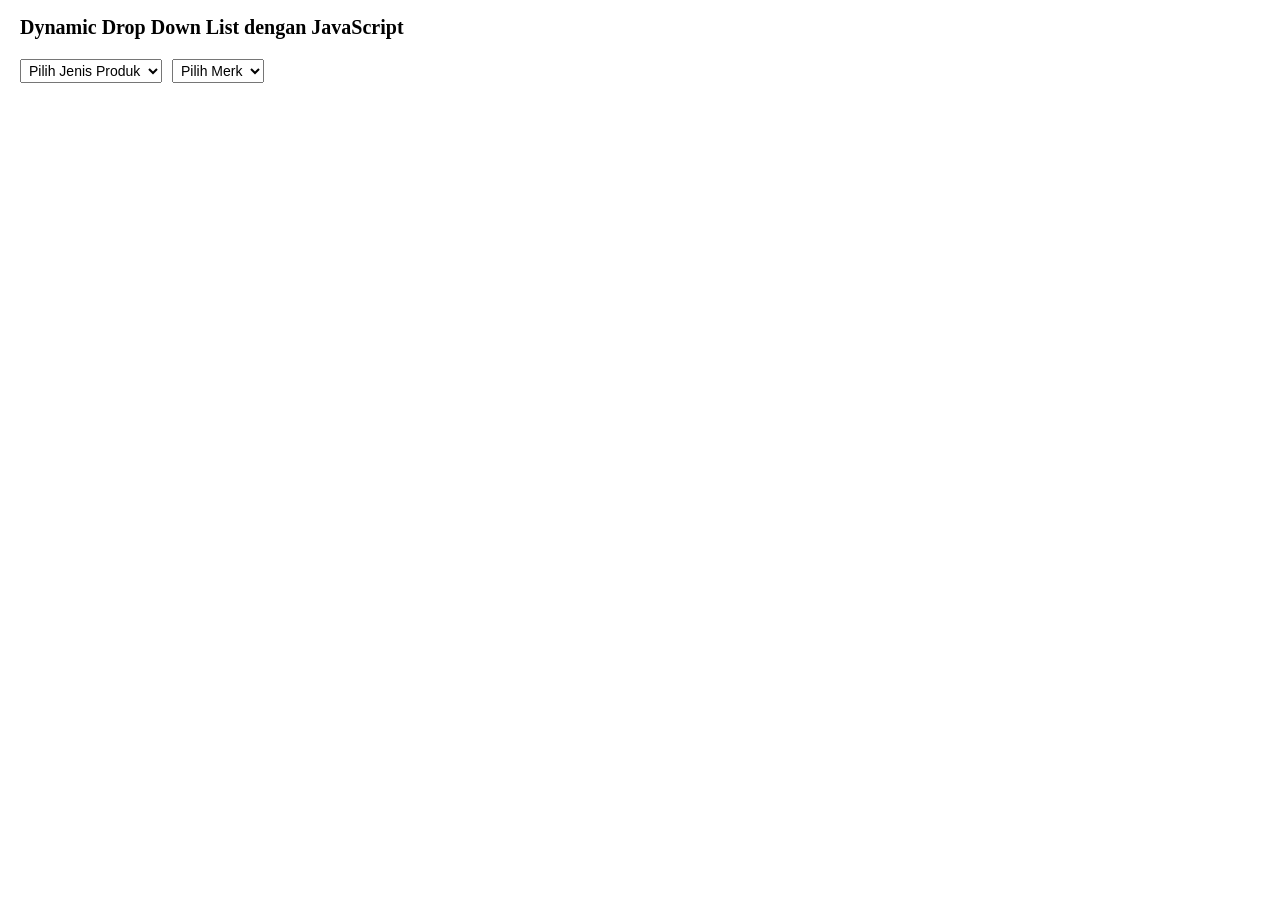
<file: dynamic drop/index.html>
<!DOCTYPE html>
<html lang="id">
<head>
  <meta charset="UTF-8">
  <meta name="viewport" content="width=device-width, initial-scale=1">
  <title>Dynamic Drop Down List</title>

  <style>
    body {
      margin: 0;
      padding: 16px 20px;
      font-family: "Times New Roman", Times, serif;
      color: #000000;
      background-color: #ffffff;
    }

    h3 {
      margin: 0 0 20px;
      font-size: 20px;
      font-weight: bold;
    }

    select {
      margin-right: 6px;
      padding: 2px 4px;
      font-size: 14px;
      font-family: Arial, Helvetica, sans-serif;
    }
  </style>
</head>
<body>

  <h3>Dynamic Drop Down List dengan JavaScript</h3>

  <select id="produk">
    <option value="">Pilih Jenis Produk</option>
    <option value="desktop">Desktop</option>
    <option value="laptop">Laptop</option>
    <option value="smartphone">Smartphone</option>
  </select>

  <select id="merk">
    <option value="">Pilih Merk</option>
  </select>

  <script src="script.js"></script>
</body>
</html>
</file>
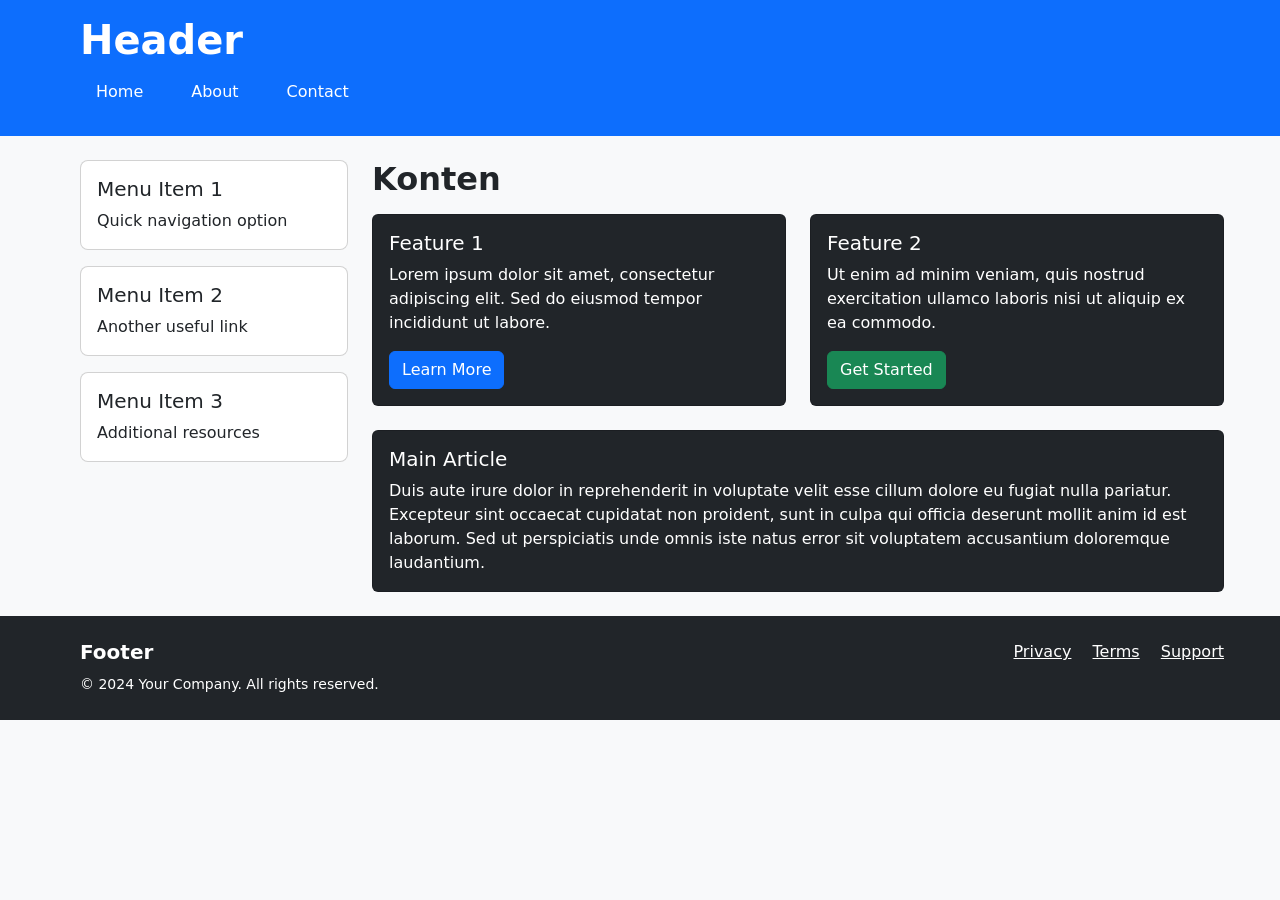
<file: halaman konten/index.html>
<!DOCTYPE html>
<html lang="id">
<head>
  <meta charset="UTF-8">
  <meta name="viewport" content="width=device-width, initial-scale=1">
  <title>Layout Bootstrap</title>

  <!-- Bootstrap CSS (CDN) -->
  <link href="https://cdn.jsdelivr.net/npm/bootstrap@5.3.3/dist/css/bootstrap.min.css" rel="stylesheet">

  <!-- CSS tambahan -->
  <style>
    body {
      background-color: #f8f9fa;
    }

    /* Jarak horizontal konten agar sejajar seperti pada desain */
    .page-wrap {
      padding-left: 5rem;
      padding-right: 3.5rem;
    }

    /* Header */
    header .nav-link {
      color: #fff;
      padding: 0.5rem 1rem;
      margin-right: 1rem;
    }
    header .nav-link:hover {
      color: #dbe9ff;
    }

    /* Kartu menu di sidebar */
    .menu-card {
      border-radius: 0.5rem;
    }

    /* Link footer */
    footer a {
      color: #fff;
    }
    footer a:hover {
      color: #ced4da;
    }
  </style>
</head>
<body>

  <!-- HEADER -->
  <header class="bg-primary text-white pt-3 pb-4">
    <div class="page-wrap">
      <h1 class="fw-bold mb-2">Header</h1>
      <nav class="nav">
        <a class="nav-link" href="#">Home</a>
        <a class="nav-link" href="#">About</a>
        <a class="nav-link" href="#">Contact</a>
      </nav>
    </div>
  </header>

  <!-- ISI HALAMAN -->
  <main class="page-wrap py-4">
    <div class="row g-4">

      <!-- Sidebar -->
      <aside class="col-md-3">
        <div class="card menu-card mb-3">
          <div class="card-body">
            <h5 class="card-title">Menu Item 1</h5>
            <p class="card-text mb-0">Quick navigation option</p>
          </div>
        </div>

        <div class="card menu-card mb-3">
          <div class="card-body">
            <h5 class="card-title">Menu Item 2</h5>
            <p class="card-text mb-0">Another useful link</p>
          </div>
        </div>

        <div class="card menu-card mb-3">
          <div class="card-body">
            <h5 class="card-title">Menu Item 3</h5>
            <p class="card-text mb-0">Additional resources</p>
          </div>
        </div>
      </aside>

      <!-- Konten utama -->
      <section class="col-md-9">
        <h2 class="fw-bold mb-3">Konten</h2>

        <div class="row g-4 mb-4">
          <div class="col-md-6">
            <div class="card bg-dark text-white h-100">
              <div class="card-body">
                <h5 class="card-title">Feature 1</h5>
                <p class="card-text">Lorem ipsum dolor sit amet, consectetur adipiscing elit. Sed do eiusmod tempor incididunt ut labore.</p>
                <a href="#" class="btn btn-primary">Learn More</a>
              </div>
            </div>
          </div>

          <div class="col-md-6">
            <div class="card bg-dark text-white h-100">
              <div class="card-body">
                <h5 class="card-title">Feature 2</h5>
                <p class="card-text">Ut enim ad minim veniam, quis nostrud exercitation ullamco laboris nisi ut aliquip ex ea commodo.</p>
                <a href="#" class="btn btn-success">Get Started</a>
              </div>
            </div>
          </div>
        </div>

        <div class="card bg-dark text-white">
          <div class="card-body">
            <h5 class="card-title">Main Article</h5>
            <p class="card-text">Duis aute irure dolor in reprehenderit in voluptate velit esse cillum dolore eu fugiat nulla pariatur. Excepteur sint occaecat cupidatat non proident, sunt in culpa qui officia deserunt mollit anim id est laborum. Sed ut perspiciatis unde omnis iste natus error sit voluptatem accusantium doloremque laudantium.</p>
          </div>
        </div>
      </section>

    </div>
  </main>

  <!-- FOOTER -->
  <footer class="bg-dark text-white py-4">
    <div class="page-wrap">
      <div class="d-flex justify-content-between align-items-start">
        <h5 class="fw-bold mb-2">Footer</h5>
        <div>
          <a href="#" class="me-3">Privacy</a>
          <a href="#" class="me-3">Terms</a>
          <a href="#">Support</a>
        </div>
      </div>
      <small>&copy; 2024 Your Company. All rights reserved.</small>
    </div>
  </footer>

  <!-- Bootstrap JS (CDN) -->
  <script src="https://cdn.jsdelivr.net/npm/bootstrap@5.3.3/dist/js/bootstrap.bundle.min.js"></script>
</body>
</html>
</file>
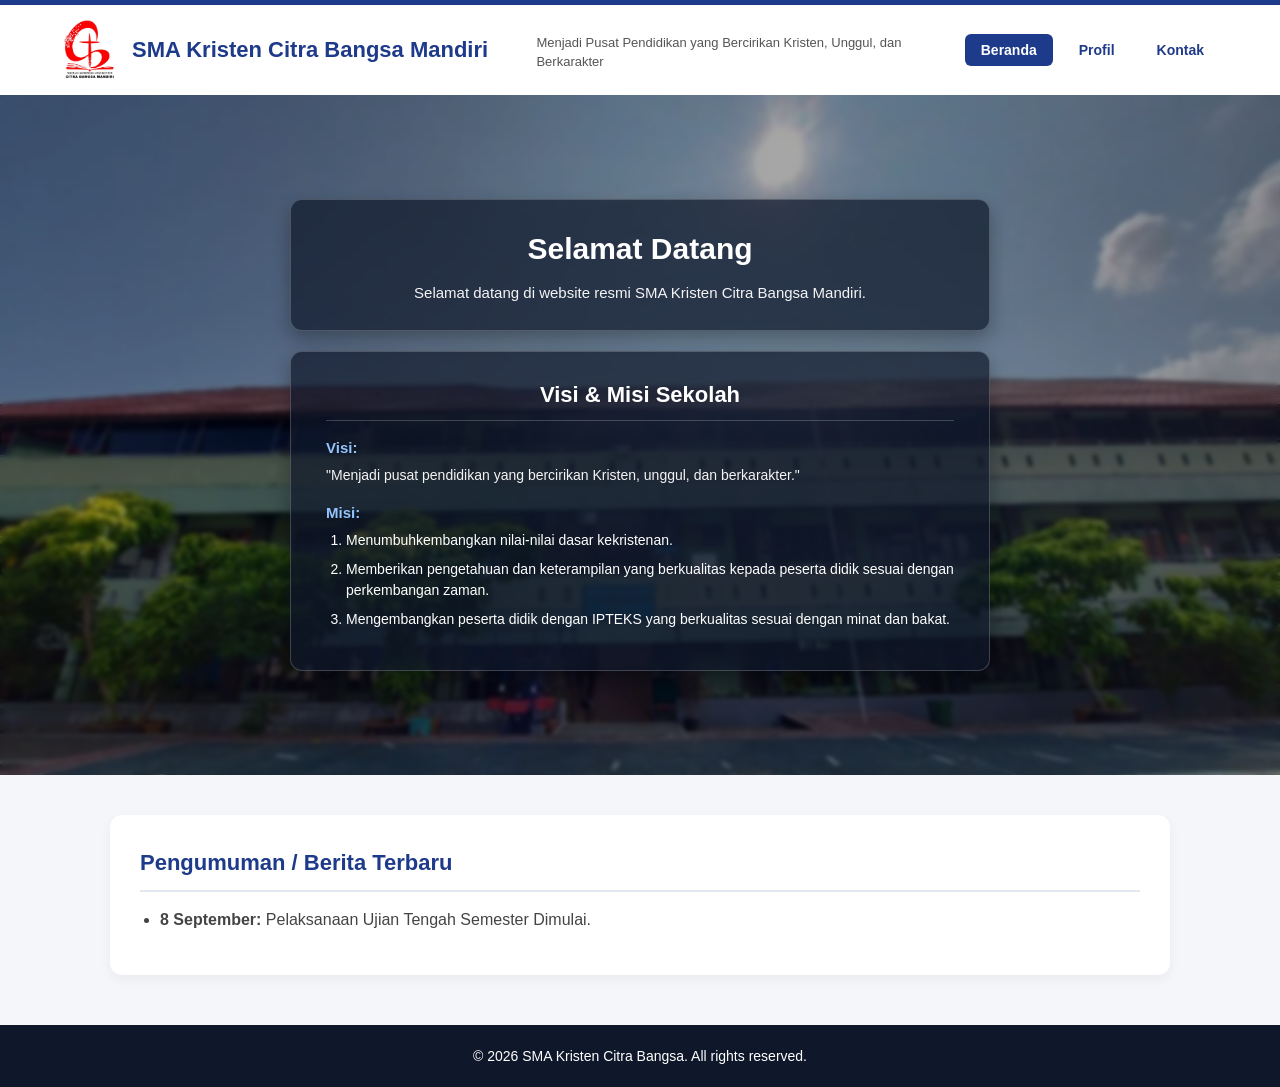
<file: HTML SMAKCBM/index.html>
<!DOCTYPE html>
<html lang="id">
<head>
    <meta charset="UTF-8">
    <meta name="viewport" content="width=device-width, initial-scale=1.0">
    <title>Beranda - SMA Kristen Citra Bangsa Mandiri</title>
    <!-- Hubungkan ke file CSS -->
    <link rel="stylesheet" href="style.css">
</head>
<body>

    <!-- Header & Navigasi -->
    <header>
        <div class="header-container">
            <div class="brand-box">
                <img src="smakcb_logo_png.png" alt="Logo SMAK Citra Bangsa" class="school-logo">
                <h1 class="school-name">SMA Kristen Citra Bangsa Mandiri</h1>
            </div>

            <p class="school-motto">Menjadi Pusat Pendidikan yang Bercirikan Kristen, Unggul, dan Berkarakter</p>

            <nav>
                <ul>
                    <li><a href="index.html" class="active">Beranda</a></li>
                    <li><a href="profil.html">Profil</a></li>
                    <li><a href="kontak.html">Kontak</a></li>
                </ul>
            </nav>
        </div>
    </header>

    <!-- Banner Utama / Latar Belakang Foto Full -->
  <section class="hero-banner">
        <div class="hero-overlay">
            <div class="hero-container">
                <!-- Kotak 1: Selamat Datang -->
                <div class="hero-content">
                    <h2>Selamat Datang</h2>
                    <p>Selamat datang di website resmi SMA Kristen Citra Bangsa Mandiri.</p>
                </div>

                <!-- Kotak 2: Visi & Misi Sekolah -->
                <div class="hero-content vision-mission-box">
                    <h3>Visi & Misi Sekolah</h3>
                    
                    <div class="vm-section">
                        <h4>Visi:</h4>
                        <p>"Menjadi pusat pendidikan yang bercirikan Kristen, unggul, dan berkarakter."</p>
                    </div>

                    <div class="vm-section">
                        <h4>Misi:</h4>
                        <ol>
                            <li>Menumbuhkembangkan nilai-nilai dasar kekristenan.</li>
                            <li>Memberikan pengetahuan dan keterampilan yang berkualitas kepada peserta didik sesuai dengan perkembangan zaman.</li>
                            <li>Mengembangkan peserta didik dengan IPTEKS yang berkualitas sesuai dengan minat dan bakat.</li>
                        </ol>
                    </div>
                </div>
            </div>
        </div>
    </section>

    <!-- Konten Utama -->
    <main>
        <section class="news-section">
            <h2>Pengumuman / Berita Terbaru</h2>
            <ul>
                <li><strong>8 September:</strong> Pelaksanaan Ujian Tengah Semester Dimulai. </li>
            </ul>
        </section>
    </main>

    <!-- Footer -->
    <footer>
        <p>&copy; 2026 SMA Kristen Citra Bangsa. All rights reserved.</p>
    </footer>

</body>
</html>
</file>
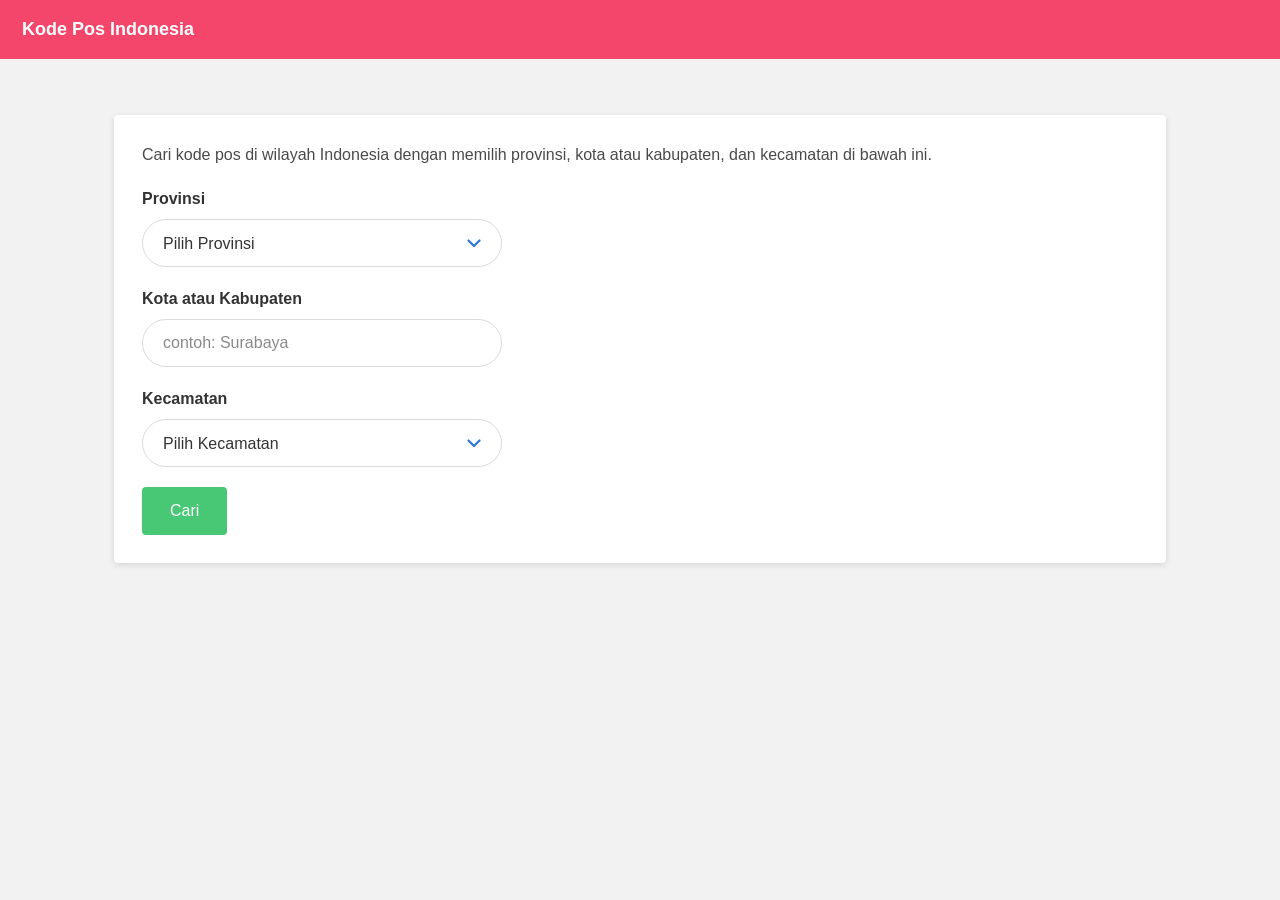
<file: kode pos/index.html>
<!DOCTYPE html>
<html lang="id">
<head>
  <meta charset="UTF-8">
  <meta name="viewport" content="width=device-width, initial-scale=1">
  <title>Kode Pos Indonesia</title>

  <style>
    * {
      box-sizing: border-box;
    }

    body {
      margin: 0;
      font-family: "Segoe UI", Roboto, "Helvetica Neue", Arial, sans-serif;
      font-size: 16px;
      line-height: 1.5;
      color: #333333;
      background-color: #f2f2f2;
    }

    /* ===== Header ===== */
    .navbar {
      padding: 16px 22px;
      background-color: #f4466a;
      color: #ffffff;
      font-size: 18px;
      font-weight: 700;
    }

    .container {
      max-width: 1100px;
      margin: 0 auto;
      padding: 56px 24px 48px;
    }

    /* ===== Kartu form ===== */
    .card-form {
      padding: 28px;
      background-color: #ffffff;
      border-radius: 4px;
      box-shadow: 0 2px 6px rgba(0, 0, 0, 0.12);
    }

    .card-form p {
      margin: 0 0 20px;
      color: #4a4a4a;
    }

    .form-group {
      margin-bottom: 20px;
    }

    .form-group:last-child {
      margin-bottom: 0;
    }

    label {
      display: block;
      margin-bottom: 8px;
      font-weight: 700;
    }

    .field {
      width: 100%;
      max-width: 360px;
      height: 48px;
      padding: 6px 20px;
      font-size: 16px;
      font-family: inherit;
      color: #333333;
      background-color: #ffffff;
      border: 1px solid #dbdbdb;
      border-radius: 24px;
    }

    .field:focus {
      outline: none;
      border-color: #3273dc;
      box-shadow: 0 0 0 3px rgba(50, 115, 220, 0.25);
    }

    .field::placeholder {
      color: #8a8a8a;
    }

    /* Dropdown dengan panah biru */
    select.field {
      -webkit-appearance: none;
      appearance: none;
      padding-right: 48px;
      cursor: pointer;
      background-image: url("data:image/svg+xml,%3Csvg xmlns='http://www.w3.org/2000/svg' width='14' height='9' viewBox='0 0 14 9'%3E%3Cpath d='M1.5 1.5l5.5 5.5 5.5-5.5' fill='none' stroke='%233273dc' stroke-width='2.2' stroke-linecap='round' stroke-linejoin='round'/%3E%3C/svg%3E");
      background-repeat: no-repeat;
      background-position: right 20px center;
    }

    select.field:disabled {
      cursor: not-allowed;
      background-color: #f7f7f7;
    }

    /* Input dengan ikon pencarian */
    .field-icon {
      padding-left: 48px;
      background-image: url("data:image/svg+xml,%3Csvg xmlns='http://www.w3.org/2000/svg' width='18' height='18' viewBox='0 0 24 24'%3E%3Ccircle cx='10' cy='10' r='6.5' fill='none' stroke='%23333333' stroke-width='3'/%3E%3Cpath d='M15 15l6 6' stroke='%23333333' stroke-width='3' stroke-linecap='round'/%3E%3C/svg%3E");
      background-repeat: no-repeat;
      background-position: 18px center;
    }

    .btn-cari {
      height: 48px;
      padding: 0 28px;
      font-size: 16px;
      font-family: inherit;
      color: #ffffff;
      background-color: #48c774;
      border: none;
      border-radius: 4px;
      cursor: pointer;
    }

    .btn-cari:hover {
      background-color: #3ab566;
    }

    .btn-cari:focus-visible {
      outline: none;
      box-shadow: 0 0 0 3px rgba(72, 199, 116, 0.45);
    }

    /* ===== Hasil pencarian ===== */
    .hasil {
      margin-top: 24px;
    }

    .hasil h2 {
      margin: 0;
      font-size: 36px;
      font-weight: 600;
      line-height: 1.2;
    }

    .hasil .ringkasan {
      margin: 4px 0 24px;
      font-size: 20px;
    }

    .daftar-hasil {
      display: grid;
      grid-template-columns: repeat(auto-fill, minmax(300px, 1fr));
      gap: 20px;
    }

    .card-hasil {
      overflow: hidden;
      border-radius: 4px;
      box-shadow: 0 2px 6px rgba(0, 0, 0, 0.12);
    }

    .card-hasil .judul {
      padding: 14px 20px;
      background-color: #48c774;
      color: #ffffff;
      font-weight: 700;
    }

    .card-hasil .isi {
      padding: 20px;
      background-color: #effaf3;
      color: #257942;
    }

    .pesan-kosong {
      padding: 16px 20px;
      background-color: #fffaeb;
      border-radius: 4px;
      color: #947600;
    }

    @media (max-width: 600px) {
      .container {
        padding: 32px 16px;
      }

      .hasil h2 {
        font-size: 28px;
      }

      .hasil .ringkasan {
        font-size: 17px;
      }
    }
  </style>
</head>
<body>

  <div class="navbar">Kode Pos Indonesia</div>

  <div class="container">

    <form id="formKodePos" class="card-form" novalidate>
      <p>Cari kode pos di wilayah Indonesia dengan memilih provinsi, kota atau kabupaten, dan kecamatan di bawah ini.</p>

      <div class="form-group">
        <label for="provinsi">Provinsi</label>
        <select id="provinsi" class="field">
          <option value="">Pilih Provinsi</option>
        </select>
      </div>

      <div class="form-group">
        <label for="kota">Kota atau Kabupaten</label>
        <input type="text" id="kota" class="field" placeholder="contoh: Surabaya" autocomplete="off">
      </div>

      <div class="form-group">
        <label for="kecamatan">Kecamatan</label>
        <select id="kecamatan" class="field">
          <option value="">Pilih Kecamatan</option>
        </select>
      </div>

      <div class="form-group">
        <button type="submit" class="btn-cari">Cari</button>
      </div>
    </form>

    <div id="hasil" class="hasil" hidden>
      <h2>Hasil Pencarian</h2>
      <p id="ringkasan" class="ringkasan"></p>
      <div id="daftarHasil" class="daftar-hasil"></div>
    </div>

  </div>

  <!-- data.js harus dimuat sebelum script.js -->
  <script src="data.js"></script>
  <script src="script.js"></script>
</body>
</html>
</file>
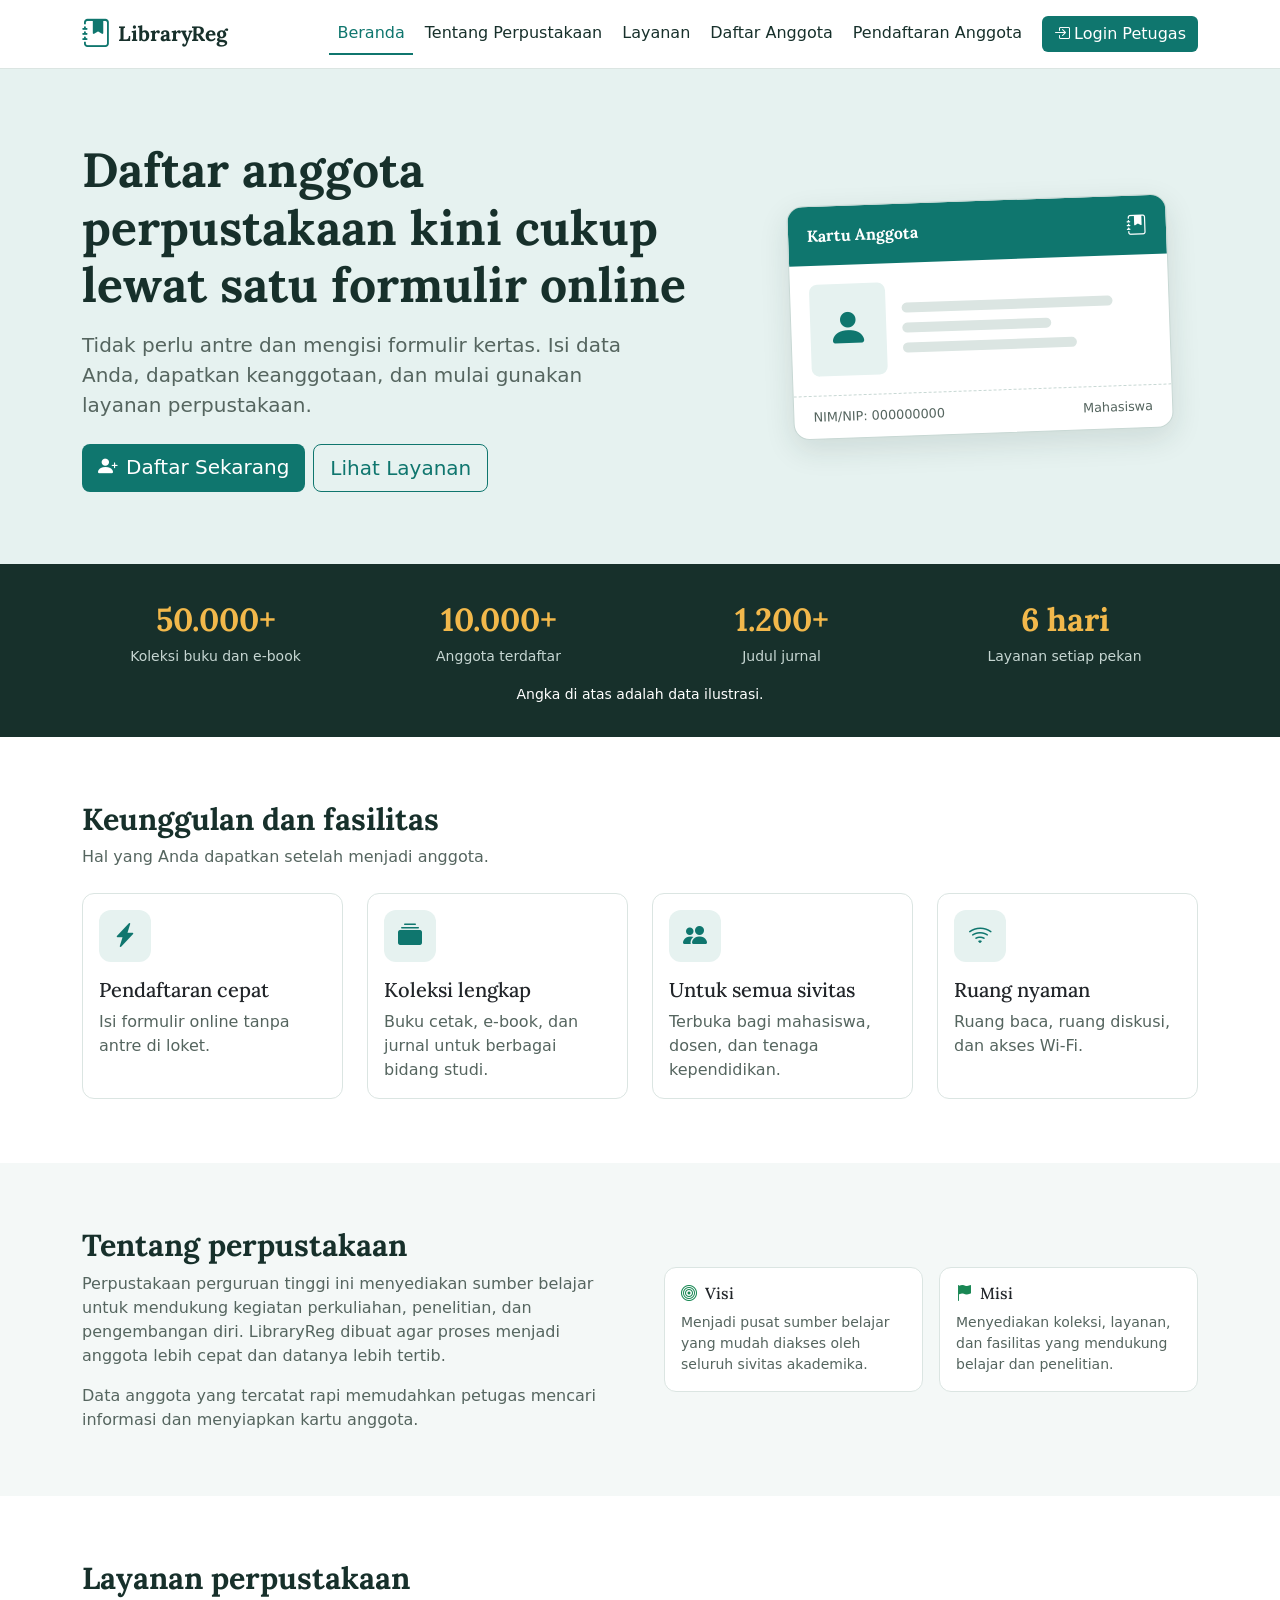
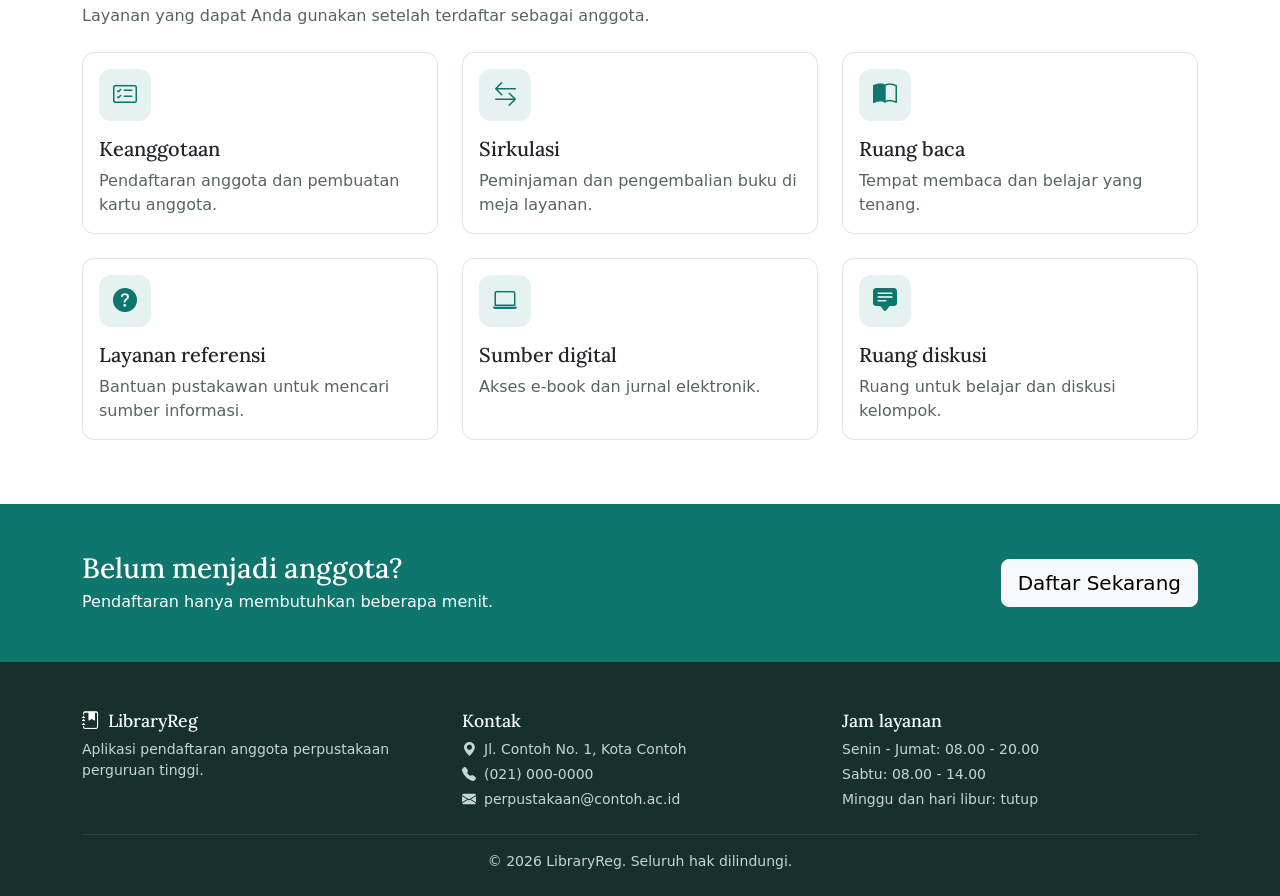
<file: libraryreg/index.html>
<!DOCTYPE html>
<html lang="id">
<head>
  <meta charset="UTF-8">
  <meta name="viewport" content="width=device-width, initial-scale=1">
  <title>LibraryReg - Pendaftaran Anggota Perpustakaan</title>
  <link href="https://cdn.jsdelivr.net/npm/bootstrap@5.3.3/dist/css/bootstrap.min.css" rel="stylesheet">
  <link href="https://cdn.jsdelivr.net/npm/bootstrap-icons@1.11.3/font/bootstrap-icons.min.css" rel="stylesheet">
  <link rel="icon" href="favicon.svg" type="image/svg+xml">
  <link href="https://fonts.googleapis.com/css2?family=Lora:wght@600;700&display=swap" rel="stylesheet">
  <link href="css/style.css" rel="stylesheet">
</head>
<body data-page="beranda" data-bs-spy="scroll" data-bs-target="#navUtama" data-bs-offset="80" tabindex="0">

  <div id="layout-nav"></div>

  <main>
    <!-- BERANDA: HERO -->
    <header class="hero" id="beranda">
      <div class="container">
        <div class="row align-items-center g-5">
          <div class="col-lg-7">
            <h1>Daftar anggota perpustakaan kini cukup lewat satu formulir online</h1>
            <p class="lead mt-3">Tidak perlu antre dan mengisi formulir kertas. Isi data Anda, dapatkan keanggotaan, dan mulai gunakan layanan perpustakaan.</p>
            <div class="d-flex flex-wrap gap-2 mt-4">
              <a href="pendaftaran.html" class="btn btn-teal btn-lg"><i class="bi bi-person-plus-fill me-2"></i>Daftar Sekarang</a>
              <a href="#layanan" class="btn btn-outline-teal btn-lg">Lihat Layanan</a>
            </div>
          </div>
          <div class="col-lg-5">
            <!-- Ilustrasi kartu anggota -->
            <div class="member-card" aria-hidden="true">
              <div class="card-top"><strong>Kartu Anggota</strong><i class="bi bi-journal-bookmark-fill fs-5"></i></div>
              <div class="card-body-x">
                <div class="photo"><i class="bi bi-person-fill"></i></div>
                <div class="flex-grow-1">
                  <div class="line" style="width:85%"></div>
                  <div class="line" style="width:60%"></div>
                  <div class="line mb-0" style="width:70%"></div>
                </div>
              </div>
              <div class="card-foot"><span>NIM/NIP: 000000000</span><span>Mahasiswa</span></div>
            </div>
          </div>
        </div>
      </div>
    </header>

    <!-- STATISTIK ILUSTRATIF -->
    <div class="stats">
      <div class="container">
        <div class="row text-center g-3">
          <div class="col-6 col-md-3"><div class="num">50.000+</div><small>Koleksi buku dan e-book</small></div>
          <div class="col-6 col-md-3"><div class="num">10.000+</div><small>Anggota terdaftar</small></div>
          <div class="col-6 col-md-3"><div class="num">1.200+</div><small>Judul jurnal</small></div>
          <div class="col-6 col-md-3"><div class="num">6 hari</div><small>Layanan setiap pekan</small></div>
        </div>
        <p class="text-center mb-0 mt-3 small">Angka di atas adalah data ilustrasi.</p>
      </div>
    </div>

    <!-- KEUNGGULAN DAN FASILITAS -->
    <section class="block" id="keunggulan">
      <div class="container">
        <h2 class="section-title">Keunggulan dan fasilitas</h2>
        <p class="text-muted-ink mb-4">Hal yang Anda dapatkan setelah menjadi anggota.</p>
        <div class="row g-4">
          <div class="col-md-6 col-lg-3"><div class="card item p-3"><div class="icon-box"><i class="bi bi-lightning-charge-fill"></i></div><h3 class="h5">Pendaftaran cepat</h3><p class="mb-0 text-muted-ink">Isi formulir online tanpa antre di loket.</p></div></div>
          <div class="col-md-6 col-lg-3"><div class="card item p-3"><div class="icon-box"><i class="bi bi-collection-fill"></i></div><h3 class="h5">Koleksi lengkap</h3><p class="mb-0 text-muted-ink">Buku cetak, e-book, dan jurnal untuk berbagai bidang studi.</p></div></div>
          <div class="col-md-6 col-lg-3"><div class="card item p-3"><div class="icon-box"><i class="bi bi-people-fill"></i></div><h3 class="h5">Untuk semua sivitas</h3><p class="mb-0 text-muted-ink">Terbuka bagi mahasiswa, dosen, dan tenaga kependidikan.</p></div></div>
          <div class="col-md-6 col-lg-3"><div class="card item p-3"><div class="icon-box"><i class="bi bi-wifi"></i></div><h3 class="h5">Ruang nyaman</h3><p class="mb-0 text-muted-ink">Ruang baca, ruang diskusi, dan akses Wi-Fi.</p></div></div>
        </div>
      </div>
    </section>

    <!-- TENTANG PERPUSTAKAAN -->
    <section class="block alt" id="tentang">
      <div class="container">
        <div class="row g-5 align-items-center">
          <div class="col-lg-6">
            <h2 class="section-title">Tentang perpustakaan</h2>
            <p class="text-muted-ink">Perpustakaan perguruan tinggi ini menyediakan sumber belajar untuk mendukung kegiatan perkuliahan, penelitian, dan pengembangan diri. LibraryReg dibuat agar proses menjadi anggota lebih cepat dan datanya lebih tertib.</p>
            <p class="text-muted-ink mb-0">Data anggota yang tercatat rapi memudahkan petugas mencari informasi dan menyiapkan kartu anggota.</p>
          </div>
          <div class="col-lg-6">
            <div class="row g-3">
              <div class="col-sm-6"><div class="card item p-3"><h3 class="h6"><i class="bi bi-bullseye text-success me-2"></i>Visi</h3><p class="mb-0 small text-muted-ink">Menjadi pusat sumber belajar yang mudah diakses oleh seluruh sivitas akademika.</p></div></div>
              <div class="col-sm-6"><div class="card item p-3"><h3 class="h6"><i class="bi bi-flag-fill text-success me-2"></i>Misi</h3><p class="mb-0 small text-muted-ink">Menyediakan koleksi, layanan, dan fasilitas yang mendukung belajar dan penelitian.</p></div></div>
            </div>
          </div>
        </div>
      </div>
    </section>

    <!-- LAYANAN -->
    <section class="block" id="layanan">
      <div class="container">
        <h2 class="section-title">Layanan perpustakaan</h2>
        <p class="text-muted-ink mb-4">Layanan yang dapat Anda gunakan setelah terdaftar sebagai anggota.</p>
        <div class="row g-4">
          <div class="col-md-6 col-lg-4"><div class="card item p-3"><div class="icon-box"><i class="bi bi-card-checklist"></i></div><h3 class="h5">Keanggotaan</h3><p class="mb-0 text-muted-ink">Pendaftaran anggota dan pembuatan kartu anggota.</p></div></div>
          <div class="col-md-6 col-lg-4"><div class="card item p-3"><div class="icon-box"><i class="bi bi-arrow-left-right"></i></div><h3 class="h5">Sirkulasi</h3><p class="mb-0 text-muted-ink">Peminjaman dan pengembalian buku di meja layanan.</p></div></div>
          <div class="col-md-6 col-lg-4"><div class="card item p-3"><div class="icon-box"><i class="bi bi-book-half"></i></div><h3 class="h5">Ruang baca</h3><p class="mb-0 text-muted-ink">Tempat membaca dan belajar yang tenang.</p></div></div>
          <div class="col-md-6 col-lg-4"><div class="card item p-3"><div class="icon-box"><i class="bi bi-question-circle-fill"></i></div><h3 class="h5">Layanan referensi</h3><p class="mb-0 text-muted-ink">Bantuan pustakawan untuk mencari sumber informasi.</p></div></div>
          <div class="col-md-6 col-lg-4"><div class="card item p-3"><div class="icon-box"><i class="bi bi-laptop"></i></div><h3 class="h5">Sumber digital</h3><p class="mb-0 text-muted-ink">Akses e-book dan jurnal elektronik.</p></div></div>
          <div class="col-md-6 col-lg-4"><div class="card item p-3"><div class="icon-box"><i class="bi bi-chat-square-text-fill"></i></div><h3 class="h5">Ruang diskusi</h3><p class="mb-0 text-muted-ink">Ruang untuk belajar dan diskusi kelompok.</p></div></div>
        </div>
      </div>
    </section>

    <!-- AJAKAN -->
    <section class="cta">
      <div class="container d-flex flex-column flex-md-row justify-content-between align-items-md-center gap-3">
        <div>
          <h2 class="h3 mb-1">Belum menjadi anggota?</h2>
          <p class="mb-0">Pendaftaran hanya membutuhkan beberapa menit.</p>
        </div>
        <a href="pendaftaran.html" class="btn btn-light btn-lg text-nowrap">Daftar Sekarang</a>
      </div>
    </section>
  </main>

  <div id="layout-footer"></div>

  <script src="https://cdn.jsdelivr.net/npm/bootstrap@5.3.3/dist/js/bootstrap.bundle.min.js"></script>
  <script src="js/auth.js"></script>
  <script src="js/layout.js"></script>
</body>
</html>
</file>
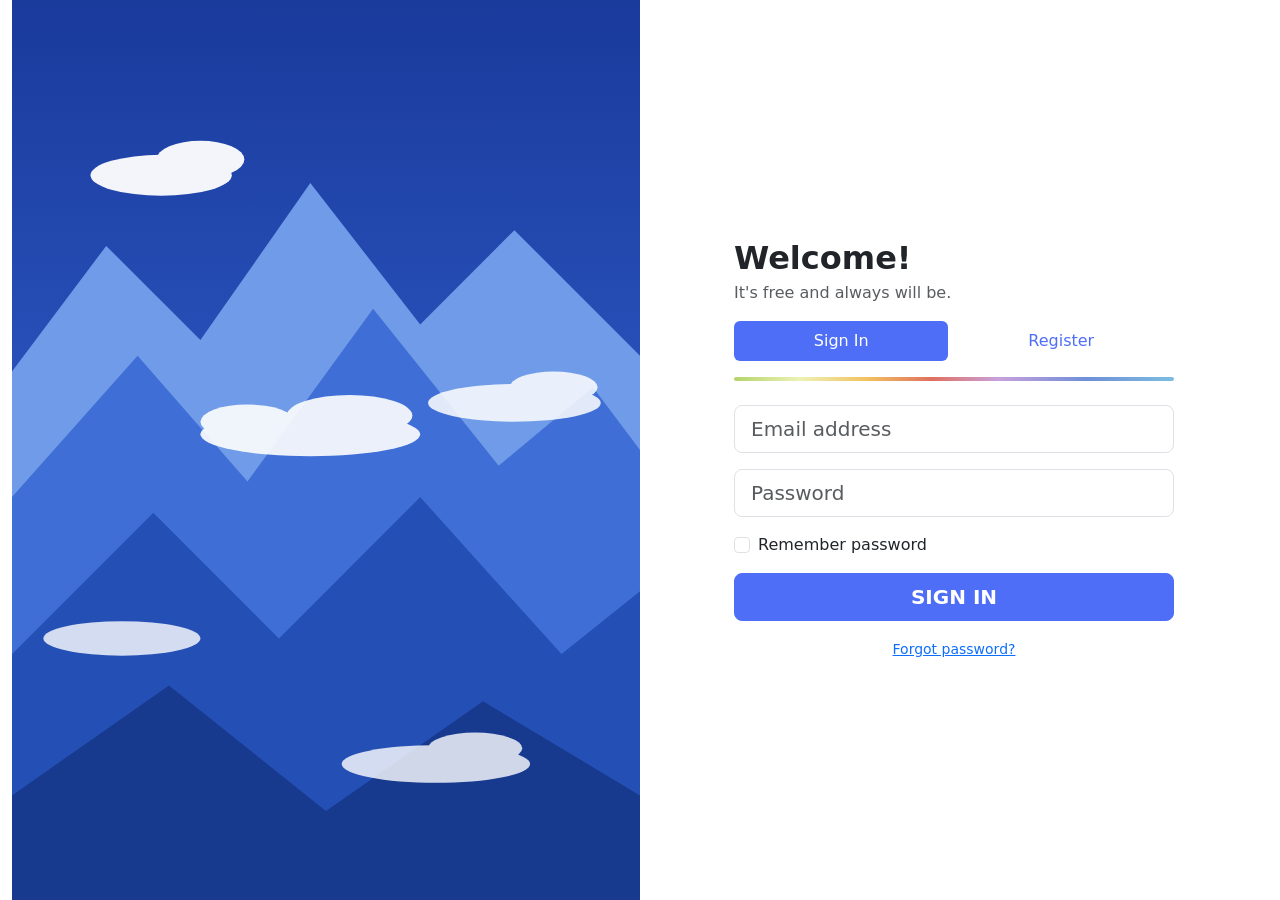
<file: login page/index.html>
<!DOCTYPE html>
<html lang="id">
<head>
  <meta charset="UTF-8">
  <meta name="viewport" content="width=device-width, initial-scale=1">
  <title>Login & Register</title>

  <!-- Bootstrap CSS (CDN) -->
  <link href="https://cdn.jsdelivr.net/npm/bootstrap@5.3.3/dist/css/bootstrap.min.css" rel="stylesheet">

  <style>
    body {
      background-color: #fff;
    }

    /* Sisi kiri: gambar pegunungan */
    .hero {
      position: relative;
      min-height: 100vh;
      overflow: hidden;
      background: linear-gradient(180deg, #1a3a9c 0%, #3a6fe0 100%);
    }
    .hero svg {
      position: absolute;
      inset: 0;
      width: 100%;
      height: 100%;
    }

    /* Sisi kanan: form */
    .form-side {
      min-height: 100vh;
    }
    .form-box {
      width: 100%;
      max-width: 440px;
    }

    /* Garis warna-warni seperti pada contoh sign up */
    .rainbow {
      height: 4px;
      border-radius: 4px;
      background: linear-gradient(90deg,
        #b5d36a 0%, #ecf2b5 15%, #f2c261 30%, #e0705f 45%,
        #c9a0dc 60%, #6f8fd8 80%, #7cbde0 100%);
    }

    .btn-main {
      background-color: #4f6ef7;
      border-color: #4f6ef7;
      color: #fff;
    }
    .btn-main:hover {
      background-color: #3d5ce0;
      border-color: #3d5ce0;
      color: #fff;
    }

    .nav-pills .nav-link {
      color: #4f6ef7;
    }
    .nav-pills .nav-link.active {
      background-color: #4f6ef7;
      color: #fff;
    }
  </style>
</head>
<body>

  <div class="container-fluid">
    <div class="row g-0">

      <!-- GAMBAR (kiri) -->
      <div class="col-lg-6 d-none d-lg-block">
        <div class="hero">
          <svg viewBox="0 0 400 600" preserveAspectRatio="xMidYMid slice" xmlns="http://www.w3.org/2000/svg" role="img" aria-label="Ilustrasi pegunungan biru berkabut">
            <!-- gunung belakang ke depan -->
            <path d="M0 250 L60 170 L120 230 L190 130 L260 220 L320 160 L400 240 L400 600 L0 600Z" fill="#6f9be8"/>
            <path d="M0 330 L80 240 L150 320 L230 210 L310 310 L370 260 L400 300 L400 600 L0 600Z" fill="#3f6fd6"/>
            <path d="M0 430 L90 340 L170 420 L260 330 L350 430 L400 390 L400 600 L0 600Z" fill="#2450b5"/>
            <path d="M0 520 L100 450 L200 530 L300 460 L400 520 L400 600 L0 600Z" fill="#173a8f"/>

            <!-- awan -->
            <g fill="#fff">
              <g opacity="0.95">
                <ellipse cx="95" cy="125" rx="45" ry="13"/>
                <ellipse cx="120" cy="115" rx="28" ry="12"/>
              </g>
              <g opacity="0.9">
                <ellipse cx="190" cy="290" rx="70" ry="14"/>
                <ellipse cx="215" cy="278" rx="40" ry="13"/>
                <ellipse cx="150" cy="282" rx="30" ry="11"/>
              </g>
              <g opacity="0.85">
                <ellipse cx="320" cy="270" rx="55" ry="12"/>
                <ellipse cx="345" cy="260" rx="28" ry="10"/>
              </g>
              <g opacity="0.8">
                <ellipse cx="70" cy="420" rx="50" ry="11"/>
                <ellipse cx="270" cy="500" rx="60" ry="12"/>
                <ellipse cx="295" cy="490" rx="30" ry="10"/>
              </g>
            </g>
          </svg>
        </div>
      </div>

      <!-- FORM (kanan) -->
      <div class="col-lg-6">
        <div class="form-side d-flex align-items-center justify-content-center p-4">
          <div class="form-box">

            <h2 class="fw-bold mb-1">Welcome!</h2>
            <p class="text-muted">It's free and always will be.</p>

            <!-- Tab Login / Register -->
            <ul class="nav nav-pills nav-fill mb-3" id="authTab" role="tablist">
              <li class="nav-item" role="presentation">
                <button class="nav-link active" id="login-tab" data-bs-toggle="pill" data-bs-target="#login" type="button" role="tab" aria-controls="login" aria-selected="true">Sign In</button>
              </li>
              <li class="nav-item" role="presentation">
                <button class="nav-link" id="register-tab" data-bs-toggle="pill" data-bs-target="#register" type="button" role="tab" aria-controls="register" aria-selected="false">Register</button>
              </li>
            </ul>

            <div class="rainbow mb-4"></div>

            <div class="tab-content">

              <!-- FORM LOGIN -->
              <div class="tab-pane fade show active" id="login" role="tabpanel" aria-labelledby="login-tab" tabindex="0">
                <form id="loginForm" class="needs-validation" novalidate>
                  <div class="mb-3">
                    <label for="loginEmail" class="form-label visually-hidden">Email address</label>
                    <input type="email" class="form-control form-control-lg" id="loginEmail" placeholder="Email address" required>
                    <div class="invalid-feedback">Masukkan email yang valid.</div>
                  </div>

                  <div class="mb-3">
                    <label for="loginPassword" class="form-label visually-hidden">Password</label>
                    <input type="password" class="form-control form-control-lg" id="loginPassword" placeholder="Password" required>
                    <div class="invalid-feedback">Password wajib diisi.</div>
                  </div>

                  <div class="form-check mb-3">
                    <input class="form-check-input" type="checkbox" id="remember">
                    <label class="form-check-label" for="remember">Remember password</label>
                  </div>

                  <button type="submit" class="btn btn-main btn-lg w-100 fw-semibold">SIGN IN</button>

                  <div class="text-center mt-3">
                    <a href="#" class="small">Forgot password?</a>
                  </div>
                </form>
              </div>

              <!-- FORM REGISTER -->
              <div class="tab-pane fade" id="register" role="tabpanel" aria-labelledby="register-tab" tabindex="0">
                <form id="registerForm" class="needs-validation" novalidate>
                  <div class="row g-3 mb-3">
                    <div class="col-md-6">
                      <input type="text" class="form-control form-control-lg" placeholder="First Name" aria-label="First Name" required>
                      <div class="invalid-feedback">Wajib diisi.</div>
                    </div>
                    <div class="col-md-6">
                      <input type="text" class="form-control form-control-lg" placeholder="Last Name" aria-label="Last Name" required>
                      <div class="invalid-feedback">Wajib diisi.</div>
                    </div>
                  </div>

                  <div class="mb-3">
                    <input type="text" class="form-control form-control-lg" placeholder="Display Name" aria-label="Display Name" required>
                    <div class="invalid-feedback">Wajib diisi.</div>
                  </div>

                  <div class="mb-3">
                    <input type="email" class="form-control form-control-lg" placeholder="Email Address" aria-label="Email Address" required>
                    <div class="invalid-feedback">Masukkan email yang valid.</div>
                  </div>

                  <div class="row g-3 mb-3">
                    <div class="col-md-6">
                      <input type="password" class="form-control form-control-lg" id="regPassword" placeholder="Password" aria-label="Password" minlength="6" required>
                      <div class="invalid-feedback">Minimal 6 karakter.</div>
                    </div>
                    <div class="col-md-6">
                      <input type="password" class="form-control form-control-lg" id="regConfirm" placeholder="Confirm Password" aria-label="Confirm Password" required>
                      <div class="invalid-feedback" id="confirmFeedback">Password tidak sama.</div>
                    </div>
                  </div>

                  <div class="d-flex align-items-start gap-3 mb-3">
                    <div class="form-check border rounded px-5 py-2">
                      <input class="form-check-input" type="checkbox" id="agree" required>
                      <label class="form-check-label" for="agree">I Agree</label>
                    </div>
                    <small class="text-muted">
                      By clicking <span class="badge text-bg-primary">Register</span>, you agree to the
                      <a href="#">Terms and Conditions</a> set out by this site, including our Cookie Use.
                    </small>
                  </div>

                  <div class="rainbow mb-4"></div>

                  <div class="row g-3">
                    <div class="col-6">
                      <button type="submit" class="btn btn-primary btn-lg w-100">Register</button>
                    </div>
                    <div class="col-6">
                      <button type="button" class="btn btn-success btn-lg w-100" id="toLogin">Sign In</button>
                    </div>
                  </div>
                </form>
              </div>

            </div>
          </div>
        </div>
      </div>

    </div>
  </div>

  <!-- Bootstrap JS (CDN) -->
  <script src="https://cdn.jsdelivr.net/npm/bootstrap@5.3.3/dist/js/bootstrap.bundle.min.js"></script>

  <script>
    // Validasi form memakai class bawaan Bootstrap
    document.querySelectorAll('.needs-validation').forEach(function (form) {
      form.addEventListener('submit', function (event) {
        event.preventDefault();

        // Cek konfirmasi password pada form register
        if (form.id === 'registerForm') {
          var pass = document.getElementById('regPassword');
          var confirm = document.getElementById('regConfirm');
          if (pass.value !== confirm.value) {
            confirm.setCustomValidity('Password tidak sama');
          } else {
            confirm.setCustomValidity('');
          }
        }

        if (form.checkValidity()) {
          alert(form.id === 'loginForm' ? 'Login berhasil!' : 'Registrasi berhasil!');
          form.reset();
          form.classList.remove('was-validated');
        } else {
          form.classList.add('was-validated');
        }
      });
    });

    // Tombol "Sign In" di form register pindah ke tab login
    document.getElementById('toLogin').addEventListener('click', function () {
      bootstrap.Tab.getOrCreateInstance(document.getElementById('login-tab')).show();
    });
  </script>
</body>
</html>
</file>
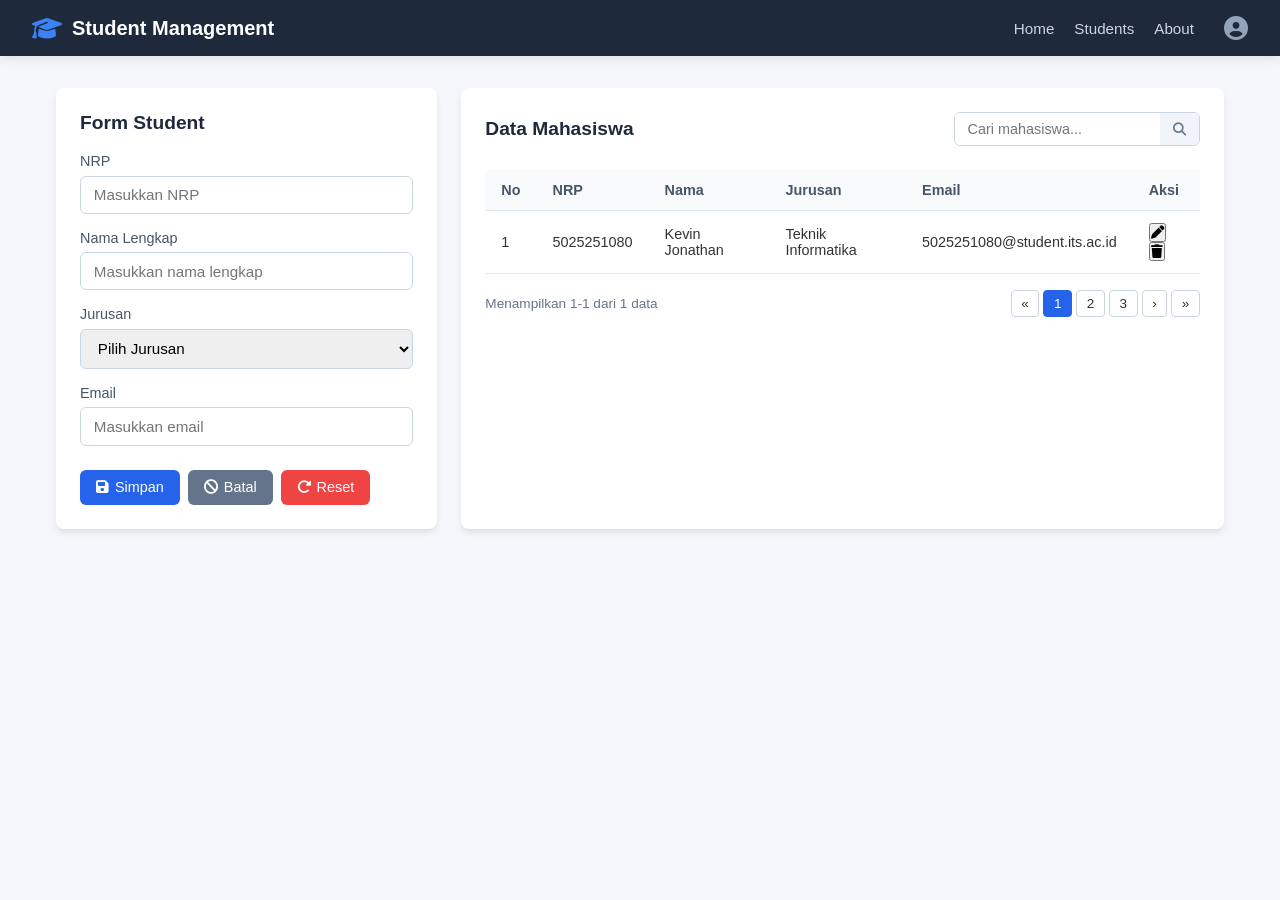
<file: Pertemuan 5/index.html>
<!DOCTYPE html>
<html lang="id">
<head>
    <meta charset="UTF-8">
    <meta name="viewport" content="width=device-width, initial-scale=1.0">
    <title>Student Management</title>
    <!-- FontAwesome untuk Icon -->
    <link rel="stylesheet" href="https://cdnjs.cloudflare.com/ajax/libs/font-awesome/6.4.0/css/all.min.css">
    <!-- CSS Terpisah -->
    <link rel="stylesheet" href="style.css">
</head>
<body>

    <!-- Header / Navbar -->
    <header class="navbar">
        <div class="brand">
            <i class="fa-solid fa-graduation-cap"></i>
            <span>Student Management</span>
        </div>
        <nav class="nav-menu">
            <a href="#">Home</a>
            <a href="#">Students</a>
            <a href="#">About</a>
            <i class="fa-solid fa-circle-user user-icon"></i>
        </nav>
    </header>

    <!-- Main Container -->
    <main class="container">
        <!-- Form Panel (Kiri) -->
        <section class="card">
            <h2 class="card-title">Form Student</h2>
            <form id="studentForm">
                <input type="hidden" id="editIndex" value="-1">
                
                <div class="form-group">
                    <label for="NRP">NRP</label>
                    <input type="text" id="NRP" placeholder="Masukkan NRP" required>
                </div>

                <div class="form-group">
                    <label for="nama">Nama Lengkap</label>
                    <input type="text" id="nama" placeholder="Masukkan nama lengkap" required>
                </div>

                <div class="form-group">
                    <label for="jurusan">Jurusan</label>
                    <select id="jurusan" required>
                        <option value="" disabled selected>Pilih Jurusan</option>
                        <option value="Teknik Informatika">Teknik Informatika</option>
                        <option value="Teknik Elektro">Teknik Elektro</option>
                        <option value="Teknik Komputer">Teknik Komputer</option>
                    </select>
                </div>

                <div class="form-group">
                    <label for="email">Email</label>
                    <input type="email" id="email" placeholder="Masukkan email" required>
                </div>

                <div class="form-actions">
                    <button type="submit" class="btn btn-primary" id="btnSimpan">
                        <i class="fa-solid fa-floppy-disk"></i> Simpan
                    </button>
                    <button type="button" class="btn btn-secondary" id="btnBatal" onclick="resetForm()">
                        <i class="fa-solid fa-ban"></i> Batal
                    </button>
                    <button type="button" class="btn btn-danger" id="btnReset" onclick="resetForm()">
                        <i class="fa-solid fa-rotate-right"></i> Reset
                    </button>
                </div>
            </form>
        </section>

        <!-- Table Panel (Kanan) -->
        <section class="card">
            <div class="table-header">
                <h2 class="card-title" style="margin-bottom:0;">Data Mahasiswa</h2>
                <div class="search-box">
                    <input type="text" id="searchInput" placeholder="Cari mahasiswa..." onkeyup="searchData()">
                    <button type="button"><i class="fa-solid fa-magnifying-glass"></i></button>
                </div>
            </div>

            <div style="overflow-x: auto;">
                <table>
                    <thead>
                        <tr>
                            <th>No</th>
                            <th>NRP</th>
                            <th>Nama</th>
                            <th>Jurusan</th>
                            <th>Email</th>
                            <th>Aksi</th>
                        </tr>
                    </thead>
                    <tbody id="studentTableBody">
                        <!-- Data dimasukkan secara dinamis lewat JS -->
                    </tbody>
                </table>
            </div>

            <div class="table-footer">
                <span id="dataCount">Menampilkan 1-5 dari 5 data</span>
                <div class="pagination">
                    <button>&laquo;</button>
                    <button class="active">1</button>
                    <button>2</button>
                    <button>3</button>
                    <button>&rsaquo;</button>
                    <button>&raquo;</button>
                </div>
            </div>
        </section>
    </main>

    <!-- JS Terpisah -->
    <script src="app.js"></script>
</body>
</html>
</file>
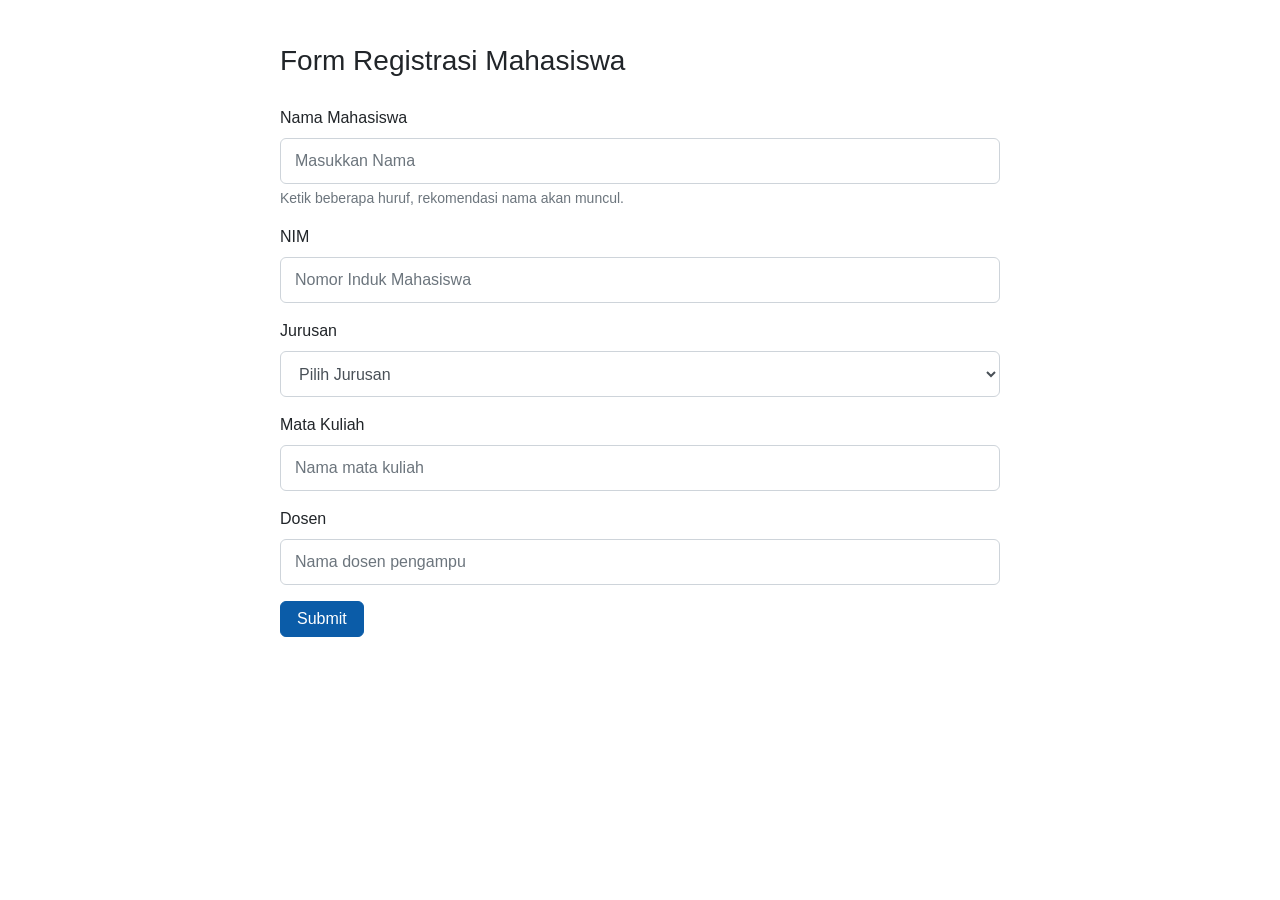
<file: regis data/index.html>
<!DOCTYPE html>
<html lang="id">
<head>
  <meta charset="UTF-8">
  <meta name="viewport" content="width=device-width, initial-scale=1">
  <title>Form Registrasi Mahasiswa</title>

  <style>
    * {
      box-sizing: border-box;
    }

    body {
      margin: 0;
      padding: 40px 16px;
      font-family: "Segoe UI", Roboto, "Helvetica Neue", Arial, sans-serif;
      font-size: 16px;
      line-height: 1.5;
      color: #212529;
      background-color: #ffffff;
    }

    .container {
      max-width: 720px;
      margin: 0 auto;
    }

    h1 {
      margin: 0 0 24px;
      font-size: 28px;
      font-weight: 500;
    }

    .form-group {
      margin-bottom: 16px;
    }

    label {
      display: inline-block;
      margin-bottom: 8px;
    }

    .form-control {
      display: block;
      width: 100%;
      height: 46px;
      padding: 6px 14px;
      font-size: 16px;
      font-family: inherit;
      color: #495057;
      background-color: #ffffff;
      border: 1px solid #ced4da;
      border-radius: 6px;
    }

    .form-control::placeholder {
      color: #6c757d;
    }

    .form-control:focus {
      outline: none;
      border-color: #80bdff;
      box-shadow: 0 0 0 3px rgba(0, 123, 255, 0.25);
    }

    .form-text {
      display: block;
      margin-top: 4px;
      font-size: 14px;
      color: #6c757d;
    }

    .btn {
      padding: 8px 16px;
      font-size: 16px;
      font-family: inherit;
      color: #ffffff;
      background-color: #0b5ca8;
      border: 1px solid #0b5ca8;
      border-radius: 6px;
      cursor: pointer;
    }

    .btn:hover {
      background-color: #094a88;
    }

    .btn:focus-visible {
      outline: none;
      box-shadow: 0 0 0 3px rgba(11, 92, 168, 0.4);
    }
  </style>
</head>
<body>

  <div class="container">
    <h1>Form Registrasi Mahasiswa</h1>

    <form id="formRegistrasi" novalidate>

      <div class="form-group">
        <label for="nama">Nama Mahasiswa</label>
        <input type="text" id="nama" class="form-control"
               list="daftarNama" placeholder="Masukkan Nama"
               autocomplete="off">
        <datalist id="daftarNama">
          <option value="Kevin Jonathan">
        </datalist>
        <small class="form-text">Ketik beberapa huruf, rekomendasi nama akan muncul.</small>
      </div>

      <div class="form-group">
        <label for="nim">NIM</label>
        <input type="text" id="nim" class="form-control" placeholder="Nomor Induk Mahasiswa">
      </div>

      <div class="form-group">
        <label for="jurusan">Jurusan</label>
        <select id="jurusan" class="form-control">
          <option value="">Pilih Jurusan</option>
          <option value="Teknik Informatika">Teknik Informatika</option>
          <option value="Teknik Elektro">Teknik Elektro</option>
          <option value="Teknik Sipil">Teknik Sipil</option>
        </select>
      </div>

      <div class="form-group">
        <label for="matkul">Mata Kuliah</label>
        <input type="text" id="matkul" class="form-control" placeholder="Nama mata kuliah">
      </div>

      <div class="form-group">
        <label for="dosen">Dosen</label>
        <input type="text" id="dosen" class="form-control" placeholder="Nama dosen pengampu">
      </div>

      <button type="submit" class="btn">Submit</button>

    </form>
  </div>

  <script src="script.js"></script>
</body>
</html>
</file>
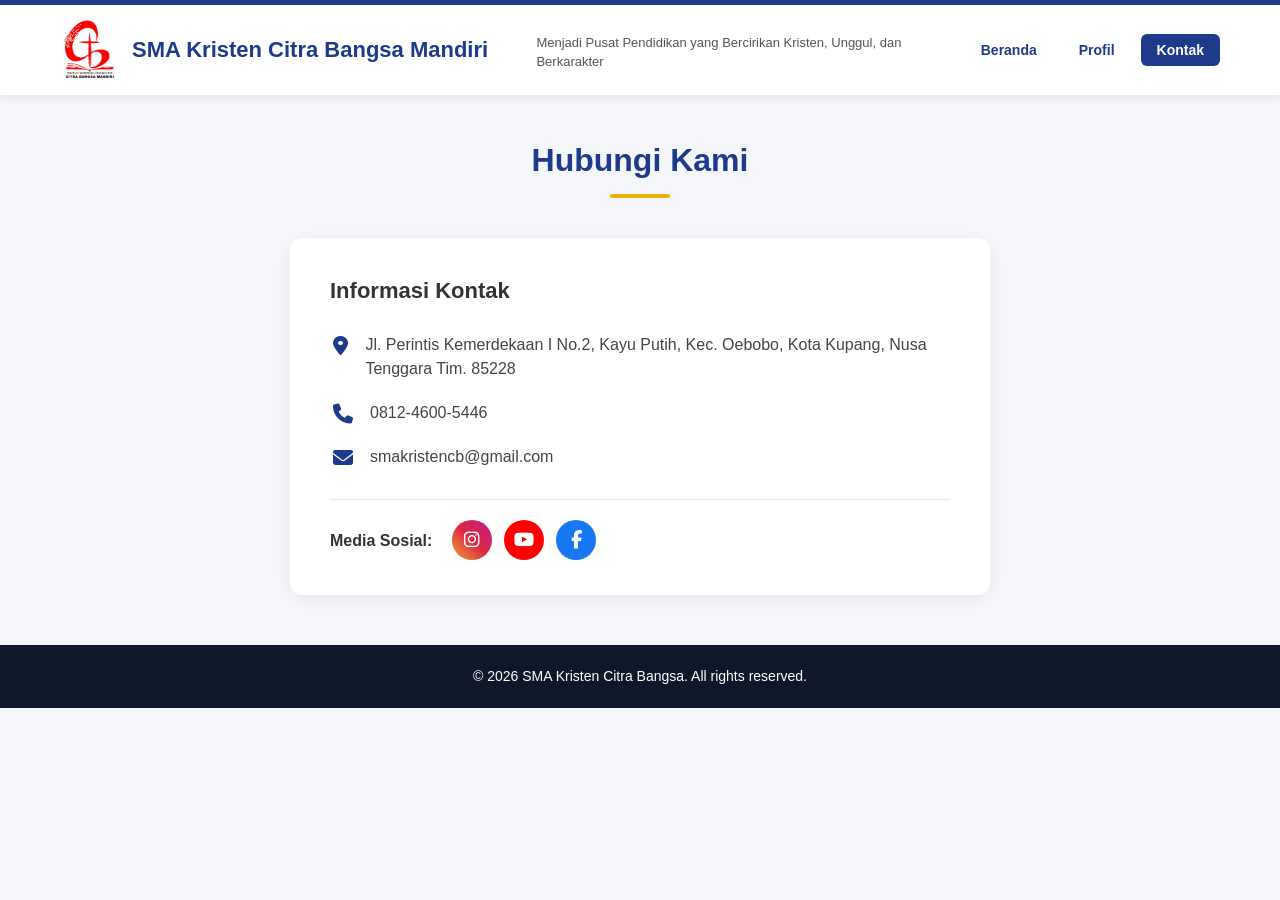
<file: HTML SMAKCBM/kontak.html>
<!DOCTYPE html>
<html lang="id">
<head>
    <meta charset="UTF-8">
    <meta name="viewport" content="width=device-width, initial-scale=1.0">
    <title>Kontak - SMA Kristen Citra Bangsa Mandiri</title>
    
    <!-- Link Font Awesome untuk Ikon Medsos & Kontak -->
    <link rel="stylesheet" href="https://cdnjs.cloudflare.com/ajax/libs/font-awesome/6.4.0/css/all.min.css">
    
    <!-- Hubungkan ke File CSS Utama -->
    <link rel="stylesheet" href="style.css">
</head>
<body>

    <!-- Header & Navigasi -->
    <header>
        <div class="header-container">
            <div class="brand-box">
                <img src="smakcb_logo_png.png" alt="Logo SMAK Citra Bangsa" class="school-logo">
                <h1 class="school-name">SMA Kristen Citra Bangsa Mandiri</h1>
            </div>

            <p class="school-motto">Menjadi Pusat Pendidikan yang Bercirikan Kristen, Unggul, dan Berkarakter</p>

            <nav>
                <ul>
                    <li><a href="index.html">Beranda</a></li>
                    <li><a href="profil.html">Profil</a></li>
                    <li><a href="kontak.html" class="active">Kontak</a></li>
                </ul>
            </nav>
        </div>
    </header>

    <!-- Banner Judul Halaman -->
    <section class="contact-header">
        <h2>Hubungi Kami</h2>
        <div class="yellow-line"></div>
    </section>

    <!-- Konten Informasi Kontak -->
    <main>
        <div class="contact-card">
            <h3>Informasi Kontak</h3>
            
            <div class="contact-info-list">
                <!-- Alamat -->
                <div class="contact-item">
                    <i class="fa-solid fa-location-dot contact-icon"></i>
                    <p>Jl. Perintis Kemerdekaan I No.2, Kayu Putih, Kec. Oebobo, Kota Kupang, Nusa Tenggara Tim. 85228</p>
                </div>

                <!-- Telepon -->
                <div class="contact-item">
                    <i class="fa-solid fa-phone contact-icon"></i>
                    <p>0812-4600-5446</p>
                </div>

                <!-- Email -->
                <div class="contact-item">
                    <i class="fa-solid fa-envelope contact-icon"></i>
                    <p>smakristencb@gmail.com</p>
                </div>
            </div>

            <!-- Bagian Media Sosial yang Bisa Diklik -->
            <div class="social-section">
                <h4>Media Sosial:</h4>
                <div class="social-links">
                    <a href="https://www.instagram.com/smakcbmofficial/" target="_blank" class="social-btn instagram" title="Instagram">
                        <i class="fa-brands fa-instagram"></i>
                    </a>
                    <a href="https://www.youtube.com/@smakristencitrabangsamandi3981/featured" target="_blank" class="social-btn youtube" title="YouTube">
                        <i class="fa-brands fa-youtube"></i>
                    </a>
                    <a href="https://www.facebook.com/SMAKCB/videos/ingin-tau-profil-sma-kristen-citra-bangsa-salah-satu-sekolah-terakreditasi-a-sep/425787068180356/" target="_blank" class="social-btn facebook" title="Facebook">
                        <i class="fa-brands fa-facebook-f"></i>
                    </a>
                </div>
            </div>
        </div>
    </main>

    <!-- Footer -->
    <footer>
        <p>&copy; 2026 SMA Kristen Citra Bangsa. All rights reserved.</p>
    </footer>

</body>
</html>
</file>
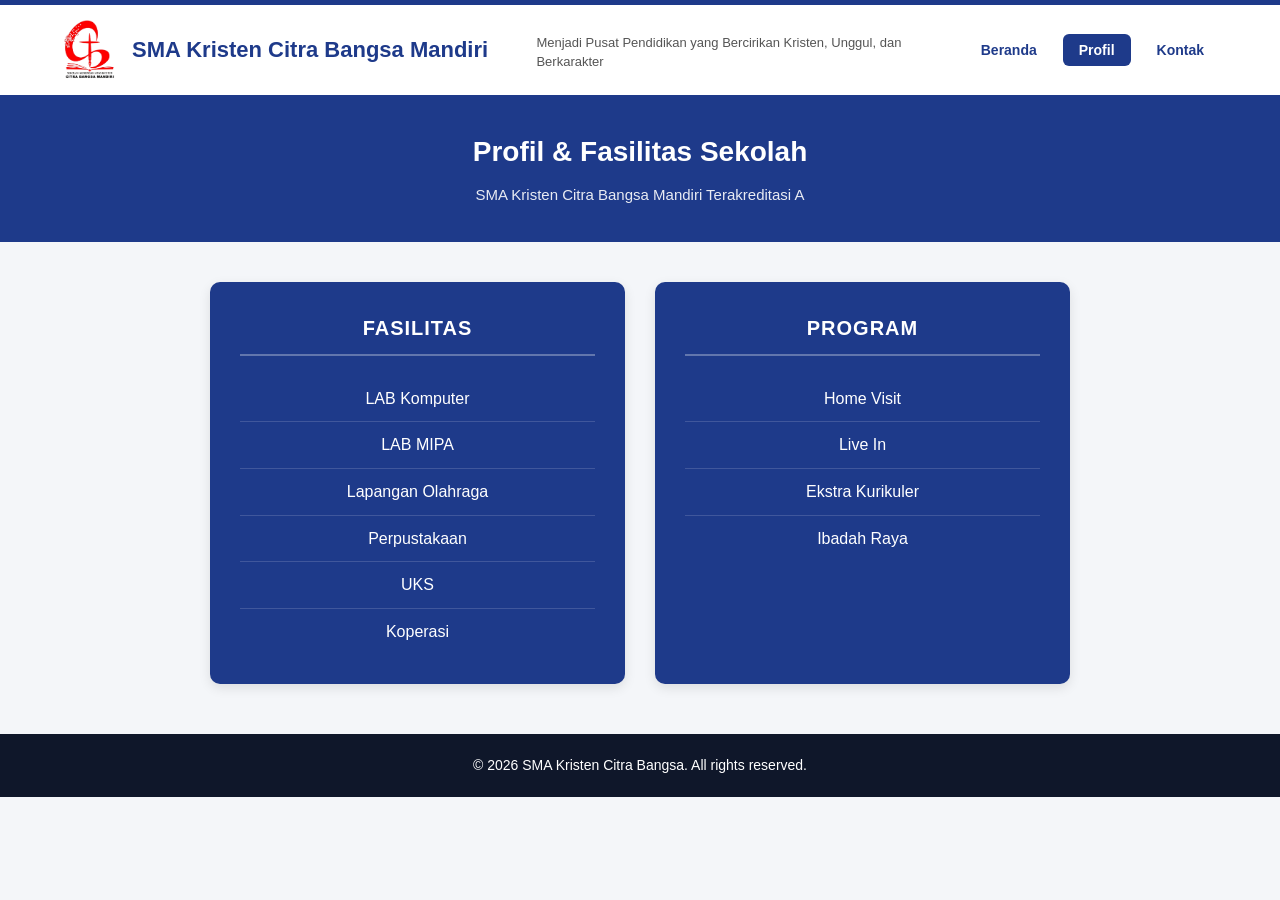
<file: HTML SMAKCBM/profil.html>
<!DOCTYPE html>
<html lang="id">
<head>
    <meta charset="UTF-8">
    <meta name="viewport" content="width=device-width, initial-scale=1.0">
    <title>Profil & Fasilitas - SMA Kristen Citra Bangsa Mandiri</title>
    <link rel="stylesheet" href="style.css">
</head>
<body>

    <!-- Header & Navigasi -->
    <header>
        <div class="header-container">
            <div class="brand-box">
                <img src="smakcb_logo_png.png" alt="Logo SMAK Citra Bangsa" class="school-logo">
                <h1 class="school-name">SMA Kristen Citra Bangsa Mandiri</h1>
            </div>

            <p class="school-motto">Menjadi Pusat Pendidikan yang Bercirikan Kristen, Unggul, dan Berkarakter</p>

            <nav>
                <ul>
                    <li><a href="index.html">Beranda</a></li>
                    <li><a href="profil.html" class="active">Profil</a></li>
                    <li><a href="kontak.html">Kontak</a></li>
                </ul>
            </nav>
        </div>
    </header>

    <!-- Banner Judul Halaman di Tengah -->
    <section class="page-header">
        <h2>Profil & Fasilitas Sekolah</h2>
        <p>SMA Kristen Citra Bangsa Mandiri Terakreditasi A</p>
    </section>

    <!-- Konten Utama: 2 Kotak Biru Berdampingan -->
    <main>
        <div class="profile-container">
            <!-- Kotak Kiri: Fasilitas -->
            <div class="blue-box">
                <h3>FASILITAS</h3>
                <ul>
                    <li>LAB Komputer</li>
                    <li>LAB MIPA</li>
                    <li>Lapangan Olahraga</li>
                    <li>Perpustakaan</li>
                    <li>UKS</li>
                    <li>Koperasi</li>
                </ul>
            </div>

            <!-- Kotak Kanan: Program Sekolah -->
            <div class="blue-box">
                <h3>PROGRAM</h3>
                <ul>
                    <li>Home Visit</li>
                    <li>Live In</li>
                    <li>Ekstra Kurikuler</li>
                    <li>Ibadah Raya</li>
                </ul>
            </div>
        </div>
    </main>

    <!-- Footer -->
    <footer>
        <p>&copy; 2026 SMA Kristen Citra Bangsa. All rights reserved.</p>
    </footer>

</body>
</html>
</file>
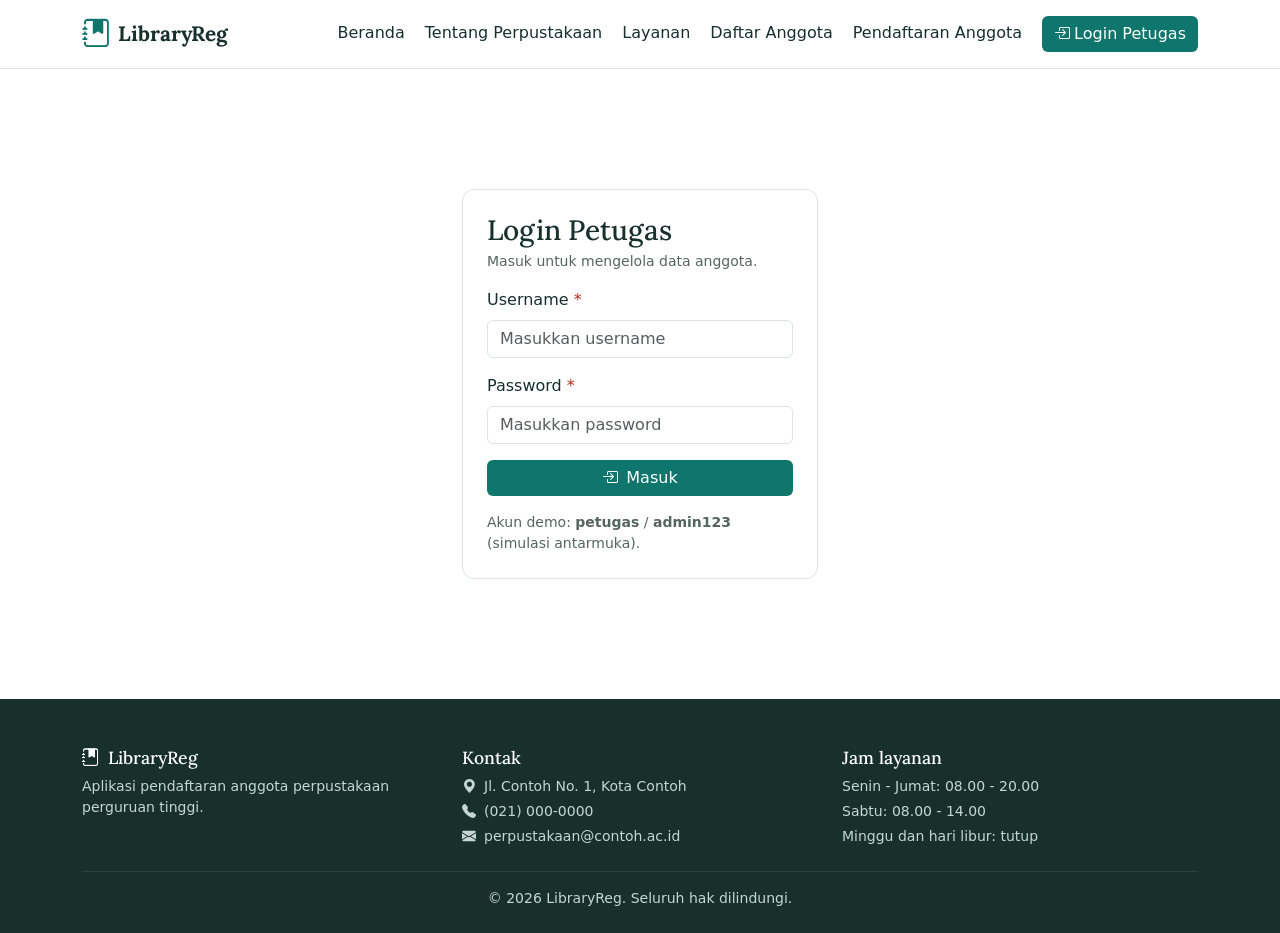
<file: libraryreg/anggota.html>
<!DOCTYPE html>
<html lang="id">
<head>
  <meta charset="UTF-8">
  <meta name="viewport" content="width=device-width, initial-scale=1">
  <title>Daftar Anggota - LibraryReg</title>
  <link rel="icon" href="favicon.svg" type="image/svg+xml">
  <link href="https://cdn.jsdelivr.net/npm/bootstrap@5.3.3/dist/css/bootstrap.min.css" rel="stylesheet">
  <link href="https://cdn.jsdelivr.net/npm/bootstrap-icons@1.11.3/font/bootstrap-icons.min.css" rel="stylesheet">
  <link href="https://fonts.googleapis.com/css2?family=Lora:wght@600;700&display=swap" rel="stylesheet">
  <link href="css/style.css" rel="stylesheet">
</head>
<body data-page="anggota">
  <div id="layout-nav"></div>

  <main>
    <header class="page-head">
      <div class="container d-flex flex-wrap justify-content-between align-items-center gap-2">
        <div>
          <h1 class="h2 mb-1">Daftar Anggota</h1>
          <p class="mb-0 text-muted-ink">Kelola data anggota perpustakaan.</p>
        </div>
        <a href="pendaftaran.html" class="btn btn-teal"><i class="bi bi-plus-lg me-1"></i>Tambah Anggota</a>
      </div>
    </header>
    <section class="block">
      <div class="container">
        <div class="panel">
          <div class="row g-2 align-items-center mb-3">
            <div class="col-md-6">
              <label for="cari" class="visually-hidden">Cari anggota</label>
              <div class="input-group">
                <span class="input-group-text"><i class="bi bi-search"></i></span>
                <input type="search" class="form-control" id="cari" placeholder="Cari berdasarkan nama atau NIM/NIP">
              </div>
            </div>
            <div class="col-md-6 text-md-end text-muted-ink small" id="infoJumlah" aria-live="polite"></div>
          </div>
          <div class="table-responsive">
            <table class="table table-hover mb-0">
              <thead><tr><th>No</th><th>Nama lengkap</th><th>NIM/NIP</th><th>Program studi</th><th>Jenis</th><th>Telepon</th><th>Aksi</th></tr></thead>
              <tbody id="tbodyAnggota"></tbody>
            </table>
          </div>
        </div>
      </div>
    </section>
  </main>

  <!-- Modal detail -->
  <div class="modal fade" id="modalDetail" tabindex="-1" aria-labelledby="judulDetail" aria-hidden="true">
    <div class="modal-dialog modal-dialog-centered">
      <div class="modal-content">
        <div class="modal-header"><h2 class="modal-title h5" id="judulDetail">Detail anggota</h2><button type="button" class="btn-close" data-bs-dismiss="modal" aria-label="Tutup"></button></div>
        <div class="modal-body"><dl class="row mb-0" id="isiDetail"></dl></div>
        <div class="modal-footer"><button type="button" class="btn btn-light border" data-bs-dismiss="modal">Tutup</button></div>
      </div>
    </div>
  </div>

  <!-- Modal edit -->
  <div class="modal fade" id="modalEdit" tabindex="-1" aria-labelledby="judulEdit" aria-hidden="true">
    <div class="modal-dialog modal-lg modal-dialog-centered">
      <div class="modal-content">
        <form id="formEdit" novalidate>
          <div class="modal-header"><h2 class="modal-title h5" id="judulEdit">Edit data anggota</h2><button type="button" class="btn-close" data-bs-dismiss="modal" aria-label="Tutup"></button></div>
          <div class="modal-body"><div class="row g-3"></div><p class="small text-muted-ink mt-3 mb-0">NIM/NIP tidak dapat diubah.</p></div>
          <div class="modal-footer">
            <button type="button" class="btn btn-light border" data-bs-dismiss="modal">Batal</button>
            <button type="submit" class="btn btn-teal">Simpan perubahan</button>
          </div>
        </form>
      </div>
    </div>
  </div>

  <!-- Dialog konfirmasi hapus -->
  <div class="modal fade" id="modalHapus" tabindex="-1" aria-labelledby="judulHapus" aria-hidden="true">
    <div class="modal-dialog modal-dialog-centered">
      <div class="modal-content">
        <div class="modal-header"><h2 class="modal-title h5" id="judulHapus">Hapus anggota</h2><button type="button" class="btn-close" data-bs-dismiss="modal" aria-label="Tutup"></button></div>
        <div class="modal-body">Hapus data <strong id="namaHapus"></strong>? Tindakan ini tidak dapat dibatalkan.</div>
        <div class="modal-footer">
          <button type="button" class="btn btn-light border" data-bs-dismiss="modal">Batal</button>
          <button type="button" class="btn btn-danger" id="btnHapus">Hapus</button>
        </div>
      </div>
    </div>
  </div>

  <div id="layout-footer"></div>
  <script src="https://cdn.jsdelivr.net/npm/bootstrap@5.3.3/dist/js/bootstrap.bundle.min.js"></script>
  <script src="js/storage.js"></script>
  <script src="js/auth.js"></script>
  <script src="js/layout.js"></script>
  <script src="js/anggota.js"></script>
</body>
</html>
</file>
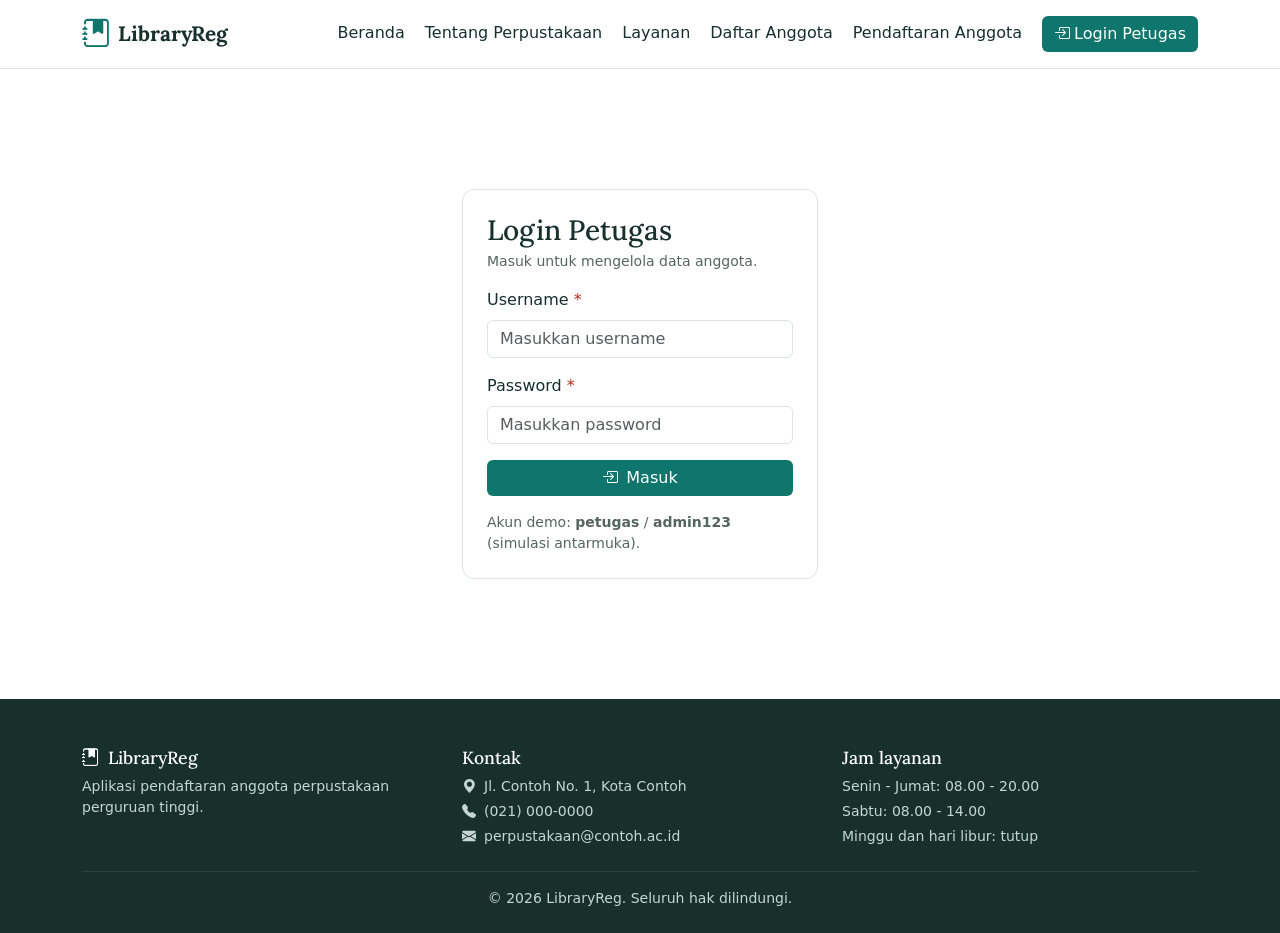
<file: libraryreg/login.html>
<!DOCTYPE html>
<html lang="id">
<head>
  <meta charset="UTF-8">
  <meta name="viewport" content="width=device-width, initial-scale=1">
  <title>Login Petugas - LibraryReg</title>
  <link rel="icon" href="favicon.svg" type="image/svg+xml">
  <link href="https://cdn.jsdelivr.net/npm/bootstrap@5.3.3/dist/css/bootstrap.min.css" rel="stylesheet">
  <link href="https://cdn.jsdelivr.net/npm/bootstrap-icons@1.11.3/font/bootstrap-icons.min.css" rel="stylesheet">
  <link href="https://fonts.googleapis.com/css2?family=Lora:wght@600;700&display=swap" rel="stylesheet">
  <link href="css/style.css" rel="stylesheet">
</head>
<body data-page="login">
  <div id="layout-nav"></div>

  <main class="login-wrap">
    <div class="container">
      <div class="row justify-content-center">
        <div class="col-md-6 col-lg-4">
          <div class="panel">
            <h1 class="h3 mb-1">Login Petugas</h1>
            <p class="text-muted-ink small">Masuk untuk mengelola data anggota.</p>
            <div id="pesanLogin" class="alert alert-danger py-2 d-none" role="alert"></div>
            <form id="formLogin" novalidate>
              <div class="mb-3">
                <label for="username" class="form-label req">Username</label>
                <input type="text" class="form-control" id="username" name="username" autocomplete="username" placeholder="Masukkan username">
              </div>
              <div class="mb-3">
                <label for="password" class="form-label req">Password</label>
                <input type="password" class="form-control" id="password" name="password" autocomplete="current-password" placeholder="Masukkan password">
              </div>
              <button type="submit" class="btn btn-teal w-100"><i class="bi bi-box-arrow-in-right me-2"></i>Masuk</button>
            </form>
            <p class="small text-muted-ink mt-3 mb-0">Akun demo: <strong>petugas</strong> / <strong>admin123</strong> (simulasi antarmuka).</p>
          </div>
        </div>
      </div>
    </div>
  </main>

  <div id="layout-footer"></div>
  <script src="https://cdn.jsdelivr.net/npm/bootstrap@5.3.3/dist/js/bootstrap.bundle.min.js"></script>
  <script src="js/storage.js"></script>
  <script src="js/auth.js"></script>
  <script src="js/layout.js"></script>
  <script src="js/login.js"></script>
</body>
</html>
</file>
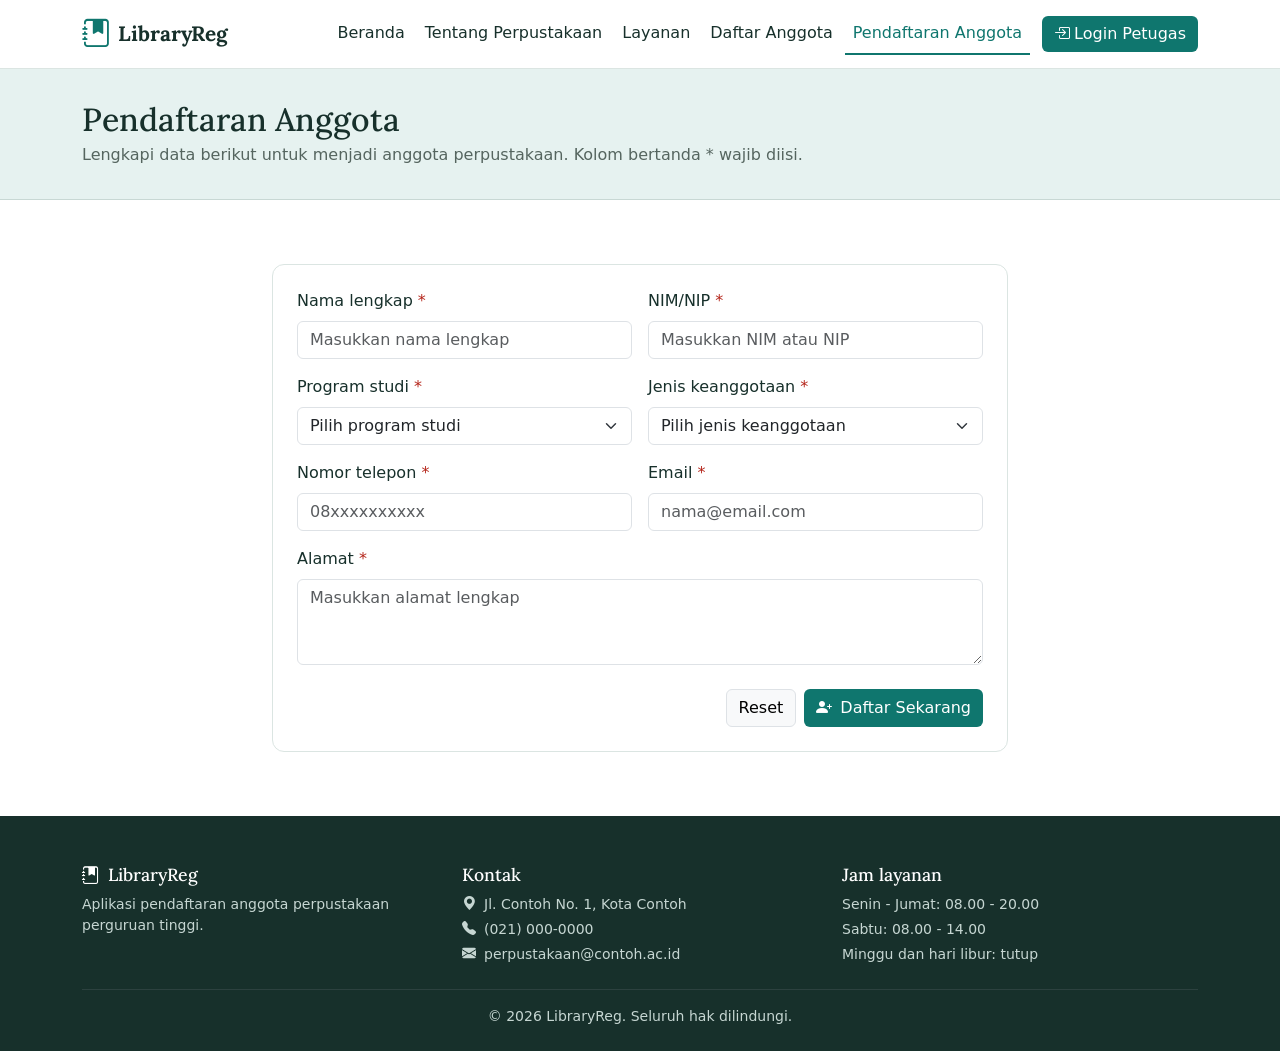
<file: libraryreg/pendaftaran.html>
<!DOCTYPE html>
<html lang="id">
<head>
  <meta charset="UTF-8">
  <meta name="viewport" content="width=device-width, initial-scale=1">
  <title>Pendaftaran Anggota - LibraryReg</title>
  <link rel="icon" href="favicon.svg" type="image/svg+xml">
  <link href="https://cdn.jsdelivr.net/npm/bootstrap@5.3.3/dist/css/bootstrap.min.css" rel="stylesheet">
  <link href="https://cdn.jsdelivr.net/npm/bootstrap-icons@1.11.3/font/bootstrap-icons.min.css" rel="stylesheet">
  <link href="https://fonts.googleapis.com/css2?family=Lora:wght@600;700&display=swap" rel="stylesheet">
  <link href="css/style.css" rel="stylesheet">
</head>
<body data-page="pendaftaran">
  <div id="layout-nav"></div>

  <main>
    <header class="page-head">
      <div class="container">
        <h1 class="h2 mb-1">Pendaftaran Anggota</h1>
        <p class="mb-0 text-muted-ink">Lengkapi data berikut untuk menjadi anggota perpustakaan. Kolom bertanda * wajib diisi.</p>
      </div>
    </header>
    <section class="block">
      <div class="container">
        <div class="row justify-content-center">
          <div class="col-lg-8">
            <div class="panel">
              <form id="formDaftar" novalidate>
                <div class="row g-3"></div>
                <div class="d-flex justify-content-end gap-2 mt-4">
                  <button type="reset" class="btn btn-light border">Reset</button>
                  <button type="submit" class="btn btn-teal"><i class="bi bi-person-plus-fill me-2"></i>Daftar Sekarang</button>
                </div>
              </form>
            </div>
          </div>
        </div>
      </div>
    </section>
  </main>

  <div id="layout-footer"></div>
  <script src="https://cdn.jsdelivr.net/npm/bootstrap@5.3.3/dist/js/bootstrap.bundle.min.js"></script>
  <script src="js/storage.js"></script>
  <script src="js/auth.js"></script>
  <script src="js/layout.js"></script>
  <script src="js/pendaftaran.js"></script>
</body>
</html>
</file>
<file: HTML SMAKCBM/style.css>
/* ========================================== */
/* 1. PENGATURAN DASAR & RESET                */
/* ========================================== */
* {
    margin: 0;
    padding: 0;
    box-sizing: border-box;
    font-family: 'Segoe UI', Tahoma, Geneva, Verdana, sans-serif;
}

body {
    background-color: #f4f6f9;
    color: #333;
    line-height: 1.6;
}

/* ========================================== */
/* 2. HEADER & LOGO                           */
/* ========================================== */
header {
    background-color: white;
    padding: 15px 0;
    box-shadow: 0 2px 8px rgba(0, 0, 0, 0.08);
    border-top: 5px solid #1e3a8a;
}

.header-container {
    max-width: 1200px;
    margin: 0 auto;
    padding: 0 20px;
    display: flex;
    align-items: center;
    justify-content: space-between;
    gap: 20px;
    flex-wrap: wrap;
}

.brand-box {
    display: flex;
    align-items: center;
    gap: 12px;
}

.school-logo {
    height: 60px;
    width: auto;
}

/* Nama sekolah memanjang (tidak patah ke bawah) */
.school-name {
    font-size: 22px;
    color: #1e3a8a;
    white-space: nowrap; 
}

/* Visi / Motto Sekolah digeser ke bawah & lebih kemas */
.school-motto {
    font-size: 13px;
    color: #555;
    max-width: 380px;
    margin-top: 5px; /* Jarak dari atas */
    line-height: 1.4;
}

/* ========================================== */
/* 3. MENU NAVIGASI                           */
/* ========================================== */
nav ul {
    list-style: none;
    display: flex;
    gap: 10px;
}

nav a {
    color: #1e3a8a;
    text-decoration: none;
    font-weight: 600;
    font-size: 14px;
    padding: 8px 16px;
    border-radius: 6px;
    transition: all 0.3s ease;
}

nav a:hover, 
nav a.active {
    background-color: #1e3a8a;
    color: white;
}

/* ========================================== */
/* 4. HERO BANNER (KOTAK TRANSPARAN & VISI MISI) */
/* ========================================== */
.hero-banner {
    width: 100%;
    min-height: 680px; /* Ditinggikan agar muat kotak Visi & Misi secara penuh */
    background-image: url('smakcb_gedung.jpg');
    background-size: cover; /* Mengisi penuh area banner */
    background-repeat: no-repeat;
    background-position: center bottom; /* Memotong langit & memfokuskan bagian bawah */
    position: relative;
}

/* Lapisan Gelap + Kesan Blur Halus */
.hero-overlay {
    width: 100%;
    height: 100%;
    min-height: 680px;
    background: rgba(0, 0, 0, 0.35); /* Lapisan gelap agar teks terbaca jelas */
    backdrop-filter: blur(2px);
    display: flex;
    justify-content: center;
    align-items: center;
    padding: 40px 20px;
}

/* Container untuk Menumpuk Kotak Selamat Datang dan Visi Misi */
.hero-container {
    display: flex;
    flex-direction: column;
    align-items: center;
    gap: 20px;
    max-width: 700px;
    width: 100%;
}

/* Style Kotak Transparan */
.hero-content {
    text-align: center;
    color: white;
    padding: 25px 35px;
    background: rgba(15, 23, 42, 0.7); /* Kotak transparan gelap */
    border-radius: 12px;
    border: 1px solid rgba(255, 255, 255, 0.2);
    width: 100%;
    box-shadow: 0 8px 20px rgba(0, 0, 0, 0.3);
}

.hero-content h2 {
    font-size: 30px;
    margin-bottom: 8px;
    font-weight: 700;
}

.hero-content p {
    font-size: 15px;
    opacity: 0.95;
}

/* Khusus Tampilan Kotak Visi Misi */
.vision-mission-box {
    text-align: left; /* Rata kiri agar mudah dibaca */
}

.vision-mission-box h3 {
    text-align: center;
    font-size: 22px;
    color: #ffffff;
    margin-bottom: 15px;
    border-bottom: 1px solid rgba(255, 255, 255, 0.2);
    padding-bottom: 8px;
}

.vm-section {
    margin-bottom: 15px;
}

.vm-section h4 {
    font-size: 15px;
    color: #93c5fd; /* Warna biru muda untuk sub-judul Visi/Misi */
    margin-bottom: 5px;
}

.vm-section p {
    font-size: 14px;
    line-height: 1.5;
    text-transform: none; /* Huruf kapital di awal kata/kalimat saja */
}

.vm-section ol {
    padding-left: 20px;
    font-size: 14px;
}

.vm-section ol li {
    margin-bottom: 8px;
    line-height: 1.5;
    text-transform: none; /* Huruf kapital di awal kata/kalimat saja */
}

/* ========================================== */
/* 5. KONTEN UTAMA & BERITA                   */
/* ========================================== */
main {
    max-width: 1100px;
    margin: 40px auto;
    padding: 0 20px;
}

.news-section {
    background: white;
    padding: 30px;
    border-radius: 12px;
    box-shadow: 0 4px 12px rgba(0, 0, 0, 0.05);
}

.news-section h2 {
    color: #1e3a8a;
    margin-bottom: 15px;
    font-size: 22px;
    border-bottom: 2px solid #e2e8f0;
    padding-bottom: 10px;
}

.news-section ul {
    padding-left: 20px;
}

.news-section li {
    margin-bottom: 12px;
    color: #444;
}

/* ========================================== */
/* 6. FOOTER                                  */
/* ========================================== */
footer {
    text-align: center;
    padding: 20px;
    background-color: #0f172a;
    color: white;
    margin-top: 50px;
    font-size: 14px;
}

/* ========================================== */
/* 7. RESPONSIF UNTUK TAMPILAN HP             */
/* ========================================== */
@media (max-width: 768px) {
    .header-container {
        flex-direction: column;
        text-align: center;
    }
    
    .brand-box {
        flex-direction: column;
    }

    .school-name {
        white-space: normal;
    }

    .hero-banner, .hero-overlay {
        min-height: auto;
        padding: 30px 15px;
    }

    .hero-content h2 {
        font-size: 24px;
    }

    .hero-content p, 
    .vm-section p, 
    .vm-section ol li {
        font-size: 13px;
    }
}

/* ========================================== */
/* KHUSUS HALAMAN PROFIL (2 KOTAK BIRU)       */
/* ========================================== */
.page-header {
    background-color: #1e3a8a;
    color: white;
    text-align: center;
    padding: 35px 20px;
}

.page-header h2 {
    font-size: 28px;
    margin-bottom: 8px;
}

.page-header p {
    font-size: 15px;
    opacity: 0.9;
}

/* Container Dua Kotak Berdampingan */
.profile-container {
    display: flex;
    justify-content: center;
    gap: 30px;
    max-width: 900px;
    margin: 40px auto;
    padding: 0 20px;
}

/* Style Kotak Biru Sederhana */
.blue-box {
    flex: 1;
    background-color: #1e3a8a; /* Warna biru utama */
    color: white;
    padding: 30px;
    border-radius: 10px;
    box-shadow: 0 4px 12px rgba(0, 0, 0, 0.1);
}

.blue-box h3 {
    font-size: 20px;
    text-align: center;
    margin-bottom: 20px;
    border-bottom: 2px solid rgba(255, 255, 255, 0.3);
    padding-bottom: 10px;
    letter-spacing: 1px;
}

.blue-box ul {
    list-style: none; /* Menghilangkan titik bulatan/emotikon */
    padding: 0;
}

.blue-box li {
    font-size: 16px;
    padding: 10px 0;
    border-bottom: 1px solid rgba(255, 255, 255, 0.15);
    text-align: center;
}

.blue-box li:last-child {
    border-bottom: none;
}

/* Responsif untuk HP (Kotak menumpuk ke bawah) */
@media (max-width: 768px) {
    .profile-container {
        flex-direction: column;
    }
}

/* ========================================== */
/* KHUSUS HALAMAN KONTAK                      */
/* ========================================== */
.contact-header {
    text-align: center;
    margin-top: 40px;
    margin-bottom: 20px;
}

.contact-header h2 {
    font-size: 32px;
    color: #1e3a8a;
    font-weight: 700;
}

/* Garis kuning aksen di bawah judul */
.yellow-line {
    width: 60px;
    height: 4px;
    background-color: #eab308;
    margin: 8px auto 0 auto;
    border-radius: 2px;
}

/* Kartu Pembungkus Kontak */
.contact-card {
    background: white;
    max-width: 700px;
    margin: 30px auto;
    padding: 35px 40px;
    border-radius: 12px;
    box-shadow: 0 4px 15px rgba(0, 0, 0, 0.05);
}

.contact-card h3 {
    font-size: 22px;
    color: #333;
    margin-bottom: 25px;
}

/* Item List Alamat, Telp, Email */
.contact-info-list {
    display: flex;
    flex-direction: column;
    gap: 20px;
    margin-bottom: 30px;
}

.contact-item {
    display: flex;
    align-items: flex-start;
    gap: 15px;
}

.contact-icon {
    font-size: 20px;
    color: #1e3a8a;
    margin-top: 3px;
    width: 25px;
    text-align: center;
}

.contact-item p {
    font-size: 16px;
    color: #444;
    line-height: 1.5;
}

/* Area Media Sosial */
.social-section {
    border-top: 1px solid #e2e8f0;
    padding-top: 20px;
    display: flex;
    align-items: center;
    gap: 20px;
}

.social-section h4 {
    font-size: 16px;
    color: #333;
}

.social-links {
    display: flex;
    gap: 12px;
}

/* Tombol Ikon Medsos */
.social-btn {
    display: inline-flex;
    justify-content: center;
    align-items: center;
    width: 40px;
    height: 40px;
    border-radius: 50%;
    color: white;
    font-size: 18px;
    text-decoration: none;
    transition: transform 0.2s ease, opacity 0.2s ease;
}

.social-btn:hover {
    transform: translateY(-3px);
    opacity: 0.9;
}

/* Warna Masing-Masing Medsos */
.social-btn.instagram {
    background: linear-gradient(45deg, #f09433, #e6683c, #dc2743, #cc2366, #bc1888);
}

.social-btn.youtube {
    background-color: #ff0000;
}

.social-btn.facebook {
    background-color: #1877f2;
}
</file>
<file: libraryreg/css/style.css>
:root {
  --ink: #17302b;
  --teal: #0f766e;
  --teal-dark: #0b5a54;
  --mint: #e6f2f0;
  --amber: #f2b84b;
  --paper: #ffffff;
  --muted: #55655f;
}
html { scroll-behavior: smooth; scroll-padding-top: 72px; }
body { color: var(--ink); background: var(--paper); font-family: system-ui, -apple-system, "Segoe UI", Roboto, sans-serif; }
h1, h2, h3, .brand-name { font-family: "Lora", Georgia, serif; color: var(--ink); }
.text-muted-ink { color: var(--muted); }

/* Navbar */
.navbar { background: var(--paper); border-bottom: 1px solid #dbe5e2; }
.brand-name { font-weight: 700; font-size: 1.3rem; }
.brand-icon { color: var(--teal); }
.navbar .nav-link { color: var(--ink); font-weight: 500; border-bottom: 2px solid transparent; }
.navbar .nav-link:hover { color: var(--teal); }
.navbar .nav-link.active { color: var(--teal); border-bottom-color: var(--teal); }
.btn-teal { background: var(--teal); color: #fff; border: 0; }
.btn-teal:hover { background: var(--teal-dark); color: #fff; }
.btn-outline-teal { border: 1px solid var(--teal); color: var(--teal); }
.btn-outline-teal:hover { background: var(--teal); color: #fff; }
.btn:focus-visible, .nav-link:focus-visible, a:focus-visible { outline: 3px solid var(--amber); outline-offset: 2px; }

/* Hero */
.hero { background: var(--mint); padding: 4.5rem 0; }
.hero h1 { font-size: clamp(2rem, 4.5vw, 3rem); line-height: 1.2; font-weight: 700; }
.hero p.lead { max-width: 34rem; color: var(--muted); }

/* Kartu anggota (ilustrasi hero) */
.member-card { max-width: 380px; margin-inline: auto; background: var(--paper); border-radius: 16px; border: 1px solid #c8d8d4; box-shadow: 0 10px 30px rgba(23, 48, 43, .12); overflow: hidden; transform: rotate(-2deg); }
.member-card .card-top { background: var(--teal); color: #fff; padding: .9rem 1.2rem; display: flex; justify-content: space-between; align-items: center; }
.member-card .card-top strong { font-family: "Lora", Georgia, serif; }
.member-card .card-body-x { padding: 1.2rem; display: flex; gap: 1rem; align-items: center; }
.member-card .photo { width: 76px; height: 92px; border-radius: 8px; background: var(--mint); color: var(--teal); display: grid; place-items: center; font-size: 2.6rem; flex-shrink: 0; }
.member-card .line { height: 10px; border-radius: 5px; background: #dbe5e2; margin-bottom: .6rem; }
.member-card .card-foot { border-top: 1px dashed #c8d8d4; padding: .7rem 1.2rem; display: flex; justify-content: space-between; font-size: .8rem; color: var(--muted); }

/* Statistik */
.stats { background: var(--ink); color: #fff; padding: 2rem 0; }
.stats .num { font-family: "Lora", Georgia, serif; font-size: 2rem; font-weight: 700; color: var(--amber); }
.stats small { color: #c6d6d2; }

/* Section umum */
section.block { padding: 4rem 0; }
section.alt { background: #f4f8f7; }
.section-title { font-size: 1.9rem; font-weight: 700; margin-bottom: .5rem; }
.icon-box { width: 52px; height: 52px; border-radius: 12px; background: var(--mint); color: var(--teal); display: grid; place-items: center; font-size: 1.5rem; margin-bottom: 1rem; }
.card.item { border: 1px solid #dbe5e2; border-radius: 12px; height: 100%; }

/* CTA & Footer */
.cta { background: var(--teal); color: #fff; padding: 3rem 0; }
.cta h2 { color: #fff; }
footer { background: var(--ink); color: #c6d6d2; padding: 3rem 0 1.5rem; }
footer h3 { color: #fff; font-size: 1.1rem; }
footer a { color: #c6d6d2; text-decoration: none; }
footer a:hover { color: #fff; text-decoration: underline; }

/* Halaman dalam */
.page-head { background: var(--mint); padding: 2rem 0; border-bottom: 1px solid #c8d8d4; }
.panel { background: var(--paper); border: 1px solid #dbe5e2; border-radius: 12px; padding: 1.5rem; }
.form-label.req::after { content: " *"; color: #b42318; }
.table thead th { background: var(--mint); color: var(--ink); white-space: nowrap; }
.table td { vertical-align: middle; }
.form-control:focus, .form-select:focus { border-color: var(--teal); box-shadow: 0 0 0 .2rem rgba(15, 118, 110, .2); }
.login-wrap { min-height: 70vh; display: grid; place-items: center; padding: 3rem 0; }
</file>
<file: Pertemuan 5/style.css>
/* --- CSS Reset & Base Styles --- */
* {
    margin: 0;
    padding: 0;
    box-sizing: border-box;
    font-family: 'Segoe UI', Tahoma, Geneva, Verdana, sans-serif;
}

body {
    background-color: #f4f6f9;
    color: #333;
}

/* --- Navbar Styles --- */
.navbar {
    background-color: #1e293b;
    color: #fff;
    display: flex;
    justify-content: space-between;
    align-items: center;
    padding: 1rem 2rem;
    box-shadow: 0 2px 10px rgba(0, 0, 0, 0.1);
}

.brand {
    display: flex;
    align-items: center;
    gap: 10px;
    font-size: 1.25rem;
    font-weight: 600;
}

.brand i {
    font-size: 1.5rem;
    color: #3b82f6;
}

.nav-menu {
    display: flex;
    align-items: center;
    gap: 20px;
}

.nav-menu a {
    color: #cbd5e1;
    text-decoration: none;
    font-size: 0.95rem;
    transition: color 0.3s;
}

.nav-menu a:hover {
    color: #fff;
}

.user-icon {
    font-size: 1.5rem;
    margin-left: 10px;
    color: #94a3b8;
    cursor: pointer;
}

/* --- Layout Container --- */
.container {
    max-width: 1200px;
    margin: 2rem auto;
    padding: 0 1rem;
    display: grid;
    grid-template-columns: 1fr 2fr;
    gap: 1.5rem;
}

/* Responsive: tumpuk ke bawah jika layar kecil */
@media (max-width: 900px) {
    .container {
        grid-template-columns: 1fr;
    }
}

/* --- Card Styles --- */
.card {
    background: #fff;
    border-radius: 8px;
    padding: 1.5rem;
    box-shadow: 0 4px 6px -1px rgba(0, 0, 0, 0.1);
}

.card-title {
    font-size: 1.2rem;
    color: #1e293b;
    margin-bottom: 1.2rem;
    font-weight: 600;
}

/* --- Form Styles --- */
.form-group {
    margin-bottom: 1rem;
}

.form-group label {
    display: block;
    margin-bottom: 0.4rem;
    font-size: 0.9rem;
    color: #475569;
    font-weight: 500;
}

.form-group input,
.form-group select {
    width: 100%;
    padding: 0.6rem 0.8rem;
    border: 1px solid #cbd5e1;
    border-radius: 6px;
    font-size: 0.95rem;
    outline: none;
    transition: border-color 0.2s;
}

.form-group input:focus,
.form-group select:focus {
    border-color: #3b82f6;
}

.form-actions {
    display: flex;
    gap: 8px;
    margin-top: 1.5rem;
}

/* --- Button Styles --- */
.btn {
    padding: 0.6rem 1rem;
    border: none;
    border-radius: 6px;
    font-size: 0.9rem;
    font-weight: 500;
    cursor: pointer;
    display: inline-flex;
    align-items: center;
    gap: 6px;
    transition: opacity 0.2s;
}

.btn:hover {
    opacity: 0.9;
}

.btn-primary { background-color: #2563eb; color: white; }
.btn-secondary { background-color: #64748b; color: white; }
.btn-danger { background-color: #ef4444; color: white; }
.btn-warning { background-color: #f59e0b; color: white; }

/* --- Table Header & Search --- */
.table-header {
    display: flex;
    justify-content: space-between;
    align-items: center;
    margin-bottom: 1rem;
    flex-wrap: wrap;
    gap: 10px;
}

.search-box {
    display: flex;
    border: 1px solid #cbd5e1;
    border-radius: 6px;
    overflow: hidden;
}

.search-box input {
    border: none;
    padding: 0.5rem 0.8rem;
    outline: none;
    font-size: 0.9rem;
}

.search-box button {
    background: #f1f5f9;
    border: none;
    padding: 0.5rem 0.8rem;
    color: #64748b;
    cursor: pointer;
}

/* --- Table Styles --- */
table {
    width: 100%;
    border-collapse: collapse;
    margin-top: 0.5rem;
    font-size: 0.9rem;
}

th, td {
    padding: 0.75rem 1rem;
    text-align: left;
    border-bottom: 1px solid #e2e8f0;
}

th {
    background-color: #f8fafc;
    color: #475569;
    font-weight: 600;
}

tr:hover {
    background-color: #f8fafc;
}

/* --- Table Footer & Pagination --- */
.table-footer {
    display: flex;
    justify-content: space-between;
    align-items: center;
    margin-top: 1rem;
    font-size: 0.85rem;
    color: #64748b;
    flex-wrap: wrap;
    gap: 10px;
}

.pagination {
    display: flex;
    gap: 4px;
}

.pagination button {
    border: 1px solid #cbd5e1;
    background: #fff;
    padding: 0.3rem 0.6rem;
    border-radius: 4px;
    cursor: pointer;
    font-size: 0.85rem;
    color: #333;
}

.pagination button.active {
    background-color: #2563eb;
    color: #fff;
    border-color: #2563eb;
}
</file>
